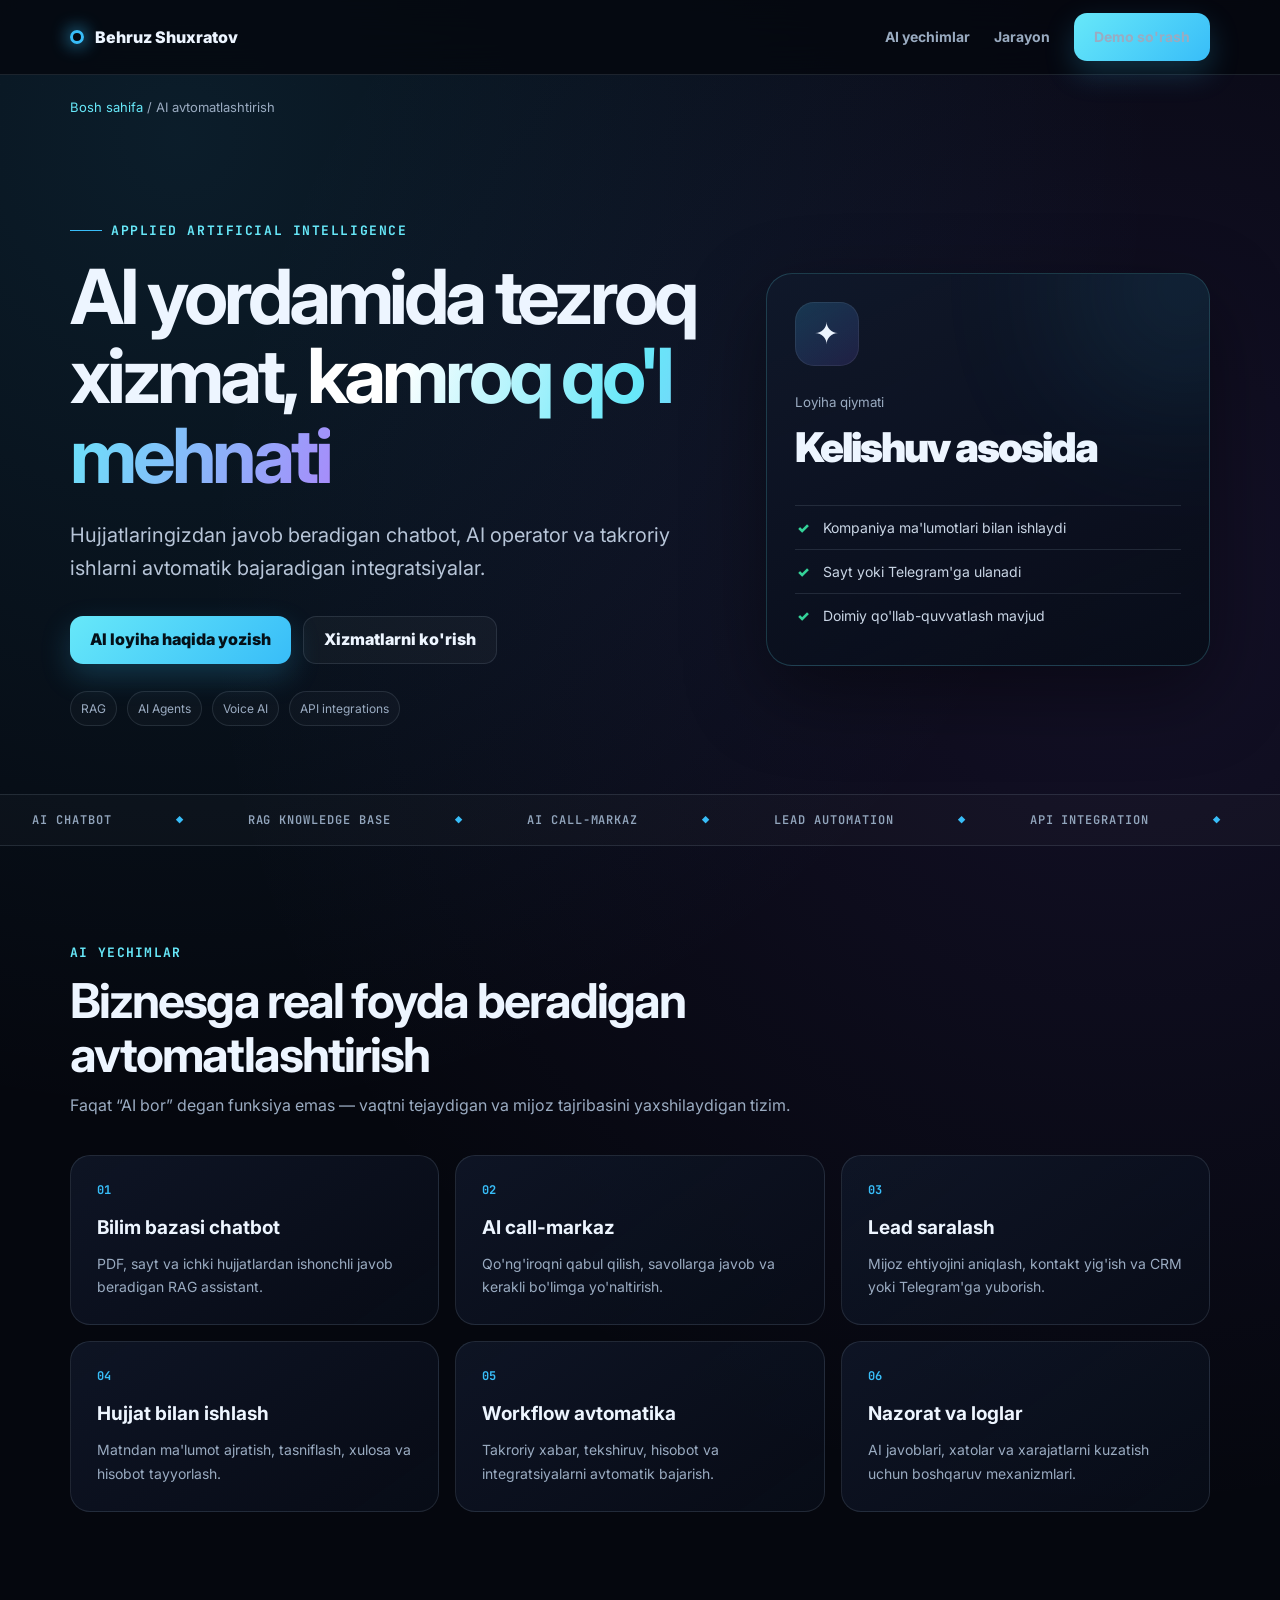
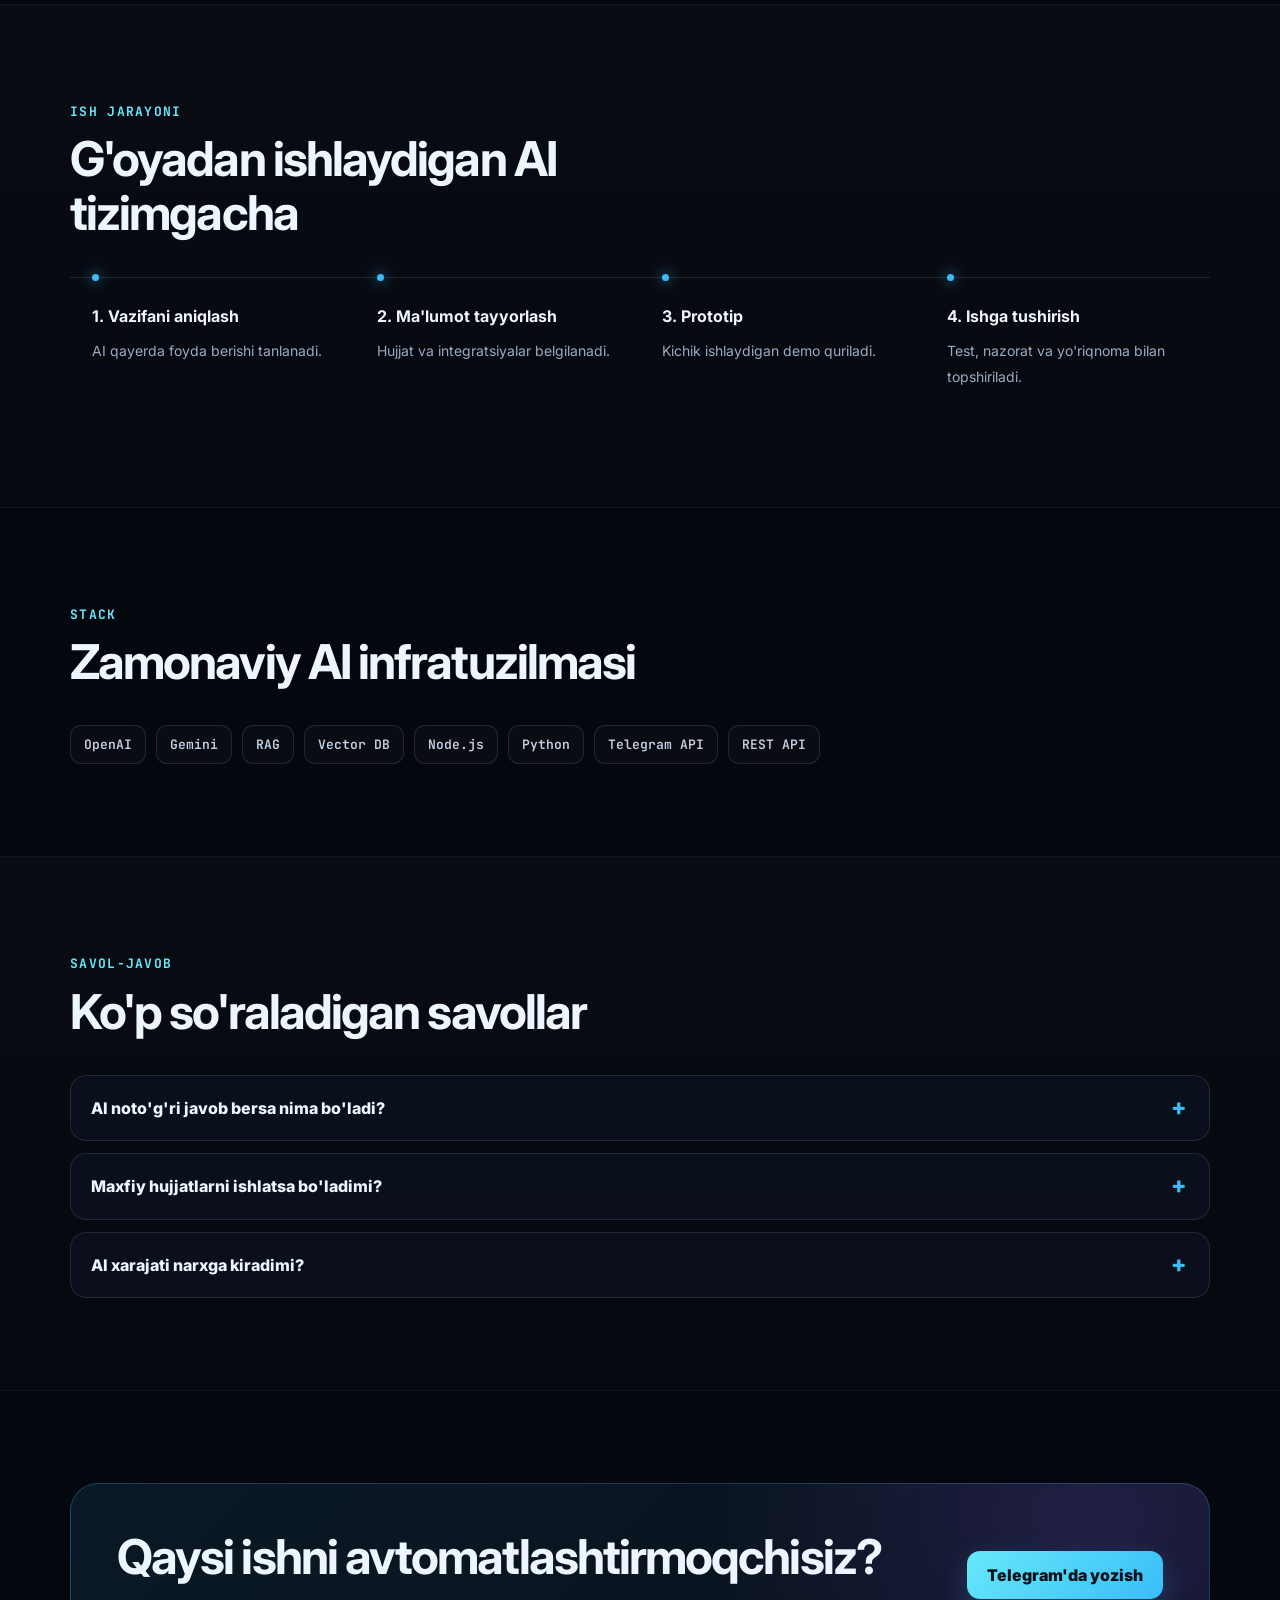
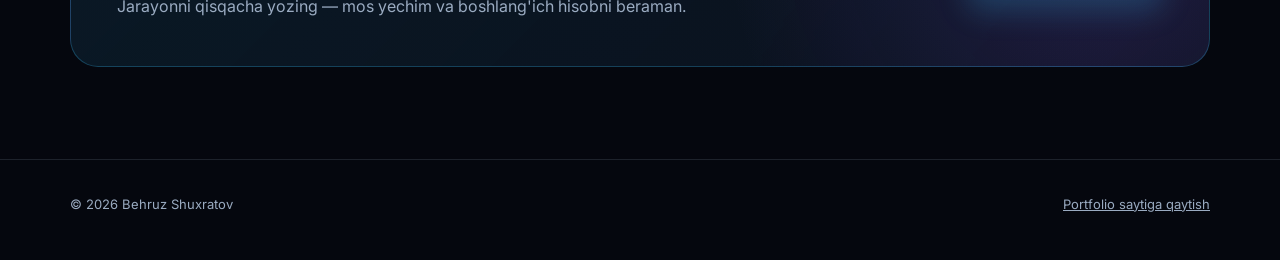
<file: ai-automation/index.html>
<!doctype html><html lang="uz"><head><meta charset="utf-8"><meta name="viewport" content="width=device-width,initial-scale=1"><title>AI chatbot va biznes avtomatlashtirish — Behruz Shuxratov</title><meta name="description" content="Kompaniya bilim bazasi bilan AI chatbot, RAG, AI call-markaz va takroriy biznes jarayonlarini avtomatlashtirish xizmatlari."><meta name="robots" content="index,follow,max-image-preview:large"><link rel="canonical" href="https://behruzshuxratov.uz/ai-automation/"><meta property="og:type" content="website"><meta property="og:title" content="AI chatbot va biznes avtomatlashtirish"><meta property="og:description" content="AI yordamida mijozlarga tez javob va kamroq qo'l mehnati."><meta property="og:url" content="https://behruzshuxratov.uz/ai-automation/"><link rel="icon" href="../assets/favicon.svg"><link rel="preconnect" href="https://fonts.googleapis.com"><link rel="preconnect" href="https://fonts.gstatic.com" crossorigin><link href="https://fonts.googleapis.com/css2?family=Inter:wght@400;600;700;800;900&family=JetBrains+Mono:wght@600;700&display=swap" rel="stylesheet"><link rel="stylesheet" href="../css/service-pages.css"><script type="application/ld+json">{"@context":"https://schema.org","@type":"Service","name":"AI chatbot va biznes avtomatlashtirish","provider":{"@type":"Person","name":"Behruz Shuxratov"},"areaServed":"UZ","url":"https://behruzshuxratov.uz/ai-automation/","description":"AI chatbot, RAG, AI call-markaz va workflow avtomatlashtirish."}</script></head><body>
<header class="nav"><div class="shell nav-in"><a class="brand" href="../"><span class="brand-dot"></span>Behruz Shuxratov</a><nav class="nav-links"><a href="#yechimlar">AI yechimlar</a><a href="#jarayon">Jarayon</a><a class="nav-cta" href="https://t.me/Shuxratov_Behruz">Demo so'rash</a></nav></div></header><main><div class="shell crumb"><a href="../">Bosh sahifa</a> / AI avtomatlashtirish</div>
<section class="hero"><div class="shell hero-grid"><div><span class="eyebrow">Applied artificial intelligence</span><h1>AI yordamida tezroq xizmat, <span class="gradient">kamroq qo'l mehnati</span></h1><p class="lead">Hujjatlaringizdan javob beradigan chatbot, AI operator va takroriy ishlarni avtomatik bajaradigan integratsiyalar.</p><div class="actions"><a class="btn btn-primary" href="https://t.me/Shuxratov_Behruz">AI loyiha haqida yozish</a><a class="btn btn-ghost" href="../#services">Xizmatlarni ko'rish</a></div><div class="trust"><span>RAG</span><span>AI Agents</span><span>Voice AI</span><span>API integrations</span></div></div><aside class="hero-card"><div class="hero-icon">✦</div><small>Loyiha qiymati</small><div class="price">Kelishuv asosida</div><ul><li>Kompaniya ma'lumotlari bilan ishlaydi</li><li>Sayt yoki Telegram'ga ulanadi</li><li>Doimiy qo'llab-quvvatlash mavjud</li></ul></aside></div></section>
<div class="ticker"><div class="ticker-track"><span>AI chatbot</span><span>RAG knowledge base</span><span>AI call-markaz</span><span>Lead automation</span><span>API integration</span><span>AI chatbot</span><span>RAG knowledge base</span><span>AI call-markaz</span><span>Lead automation</span><span>API integration</span></div></div>
<section id="yechimlar" class="section"><div class="shell"><div class="section-head"><span class="kicker">AI yechimlar</span><h2>Biznesga real foyda beradigan avtomatlashtirish</h2><p>Faqat “AI bor” degan funksiya emas — vaqtni tejaydigan va mijoz tajribasini yaxshilaydigan tizim.</p></div><div class="grid"><article class="card"><span class="card-num">01</span><h3>Bilim bazasi chatbot</h3><p>PDF, sayt va ichki hujjatlardan ishonchli javob beradigan RAG assistant.</p></article><article class="card"><span class="card-num">02</span><h3>AI call-markaz</h3><p>Qo'ng'iroqni qabul qilish, savollarga javob va kerakli bo'limga yo'naltirish.</p></article><article class="card"><span class="card-num">03</span><h3>Lead saralash</h3><p>Mijoz ehtiyojini aniqlash, kontakt yig'ish va CRM yoki Telegram'ga yuborish.</p></article><article class="card"><span class="card-num">04</span><h3>Hujjat bilan ishlash</h3><p>Matndan ma'lumot ajratish, tasniflash, xulosa va hisobot tayyorlash.</p></article><article class="card"><span class="card-num">05</span><h3>Workflow avtomatika</h3><p>Takroriy xabar, tekshiruv, hisobot va integratsiyalarni avtomatik bajarish.</p></article><article class="card"><span class="card-num">06</span><h3>Nazorat va loglar</h3><p>AI javoblari, xatolar va xarajatlarni kuzatish uchun boshqaruv mexanizmlari.</p></article></div></div></section>
<section id="jarayon" class="section section-soft"><div class="shell"><div class="section-head"><span class="kicker">Ish jarayoni</span><h2>G'oyadan ishlaydigan AI tizimgacha</h2></div><div class="steps"><div class="step"><b>1. Vazifani aniqlash</b><span>AI qayerda foyda berishi tanlanadi.</span></div><div class="step"><b>2. Ma'lumot tayyorlash</b><span>Hujjat va integratsiyalar belgilanadi.</span></div><div class="step"><b>3. Prototip</b><span>Kichik ishlaydigan demo quriladi.</span></div><div class="step"><b>4. Ishga tushirish</b><span>Test, nazorat va yo'riqnoma bilan topshiriladi.</span></div></div></div></section>
<section class="section"><div class="shell"><div class="section-head"><span class="kicker">Stack</span><h2>Zamonaviy AI infratuzilmasi</h2></div><div class="stack"><span>OpenAI</span><span>Gemini</span><span>RAG</span><span>Vector DB</span><span>Node.js</span><span>Python</span><span>Telegram API</span><span>REST API</span></div></div></section>
<section class="section section-soft"><div class="shell"><div class="section-head"><span class="kicker">Savol-javob</span><h2>Ko'p so'raladigan savollar</h2></div><div class="faq"><details><summary>AI noto'g'ri javob bersa nima bo'ladi?</summary><p>Javoblar bilim bazasi, cheklovlar va manba ko'rsatish bilan boshqariladi; noaniq holat operatorga yo'naltiriladi.</p></details><details><summary>Maxfiy hujjatlarni ishlatsa bo'ladimi?</summary><p>Ha, lekin arxitektura va ma'lumot saqlash siyosati xavfsizlik talabiga qarab alohida tanlanadi.</p></details><details><summary>AI xarajati narxga kiradimi?</summary><p>Ishlab chiqish narxi va AI API ishlatish xarajati alohida hisoblanadi; kutiladigan sarf oldindan aytiladi.</p></details></div></div></section>
<section class="section"><div class="shell cta"><div><h2>Qaysi ishni avtomatlashtirmoqchisiz?</h2><p>Jarayonni qisqacha yozing — mos yechim va boshlang'ich hisobni beraman.</p></div><a class="btn btn-primary" href="https://t.me/Shuxratov_Behruz">Telegram'da yozish</a></div></section></main><footer><div class="shell footer-in"><span>© 2026 Behruz Shuxratov</span><a href="../">Portfolio saytiga qaytish</a></div></footer></body></html>
</file>
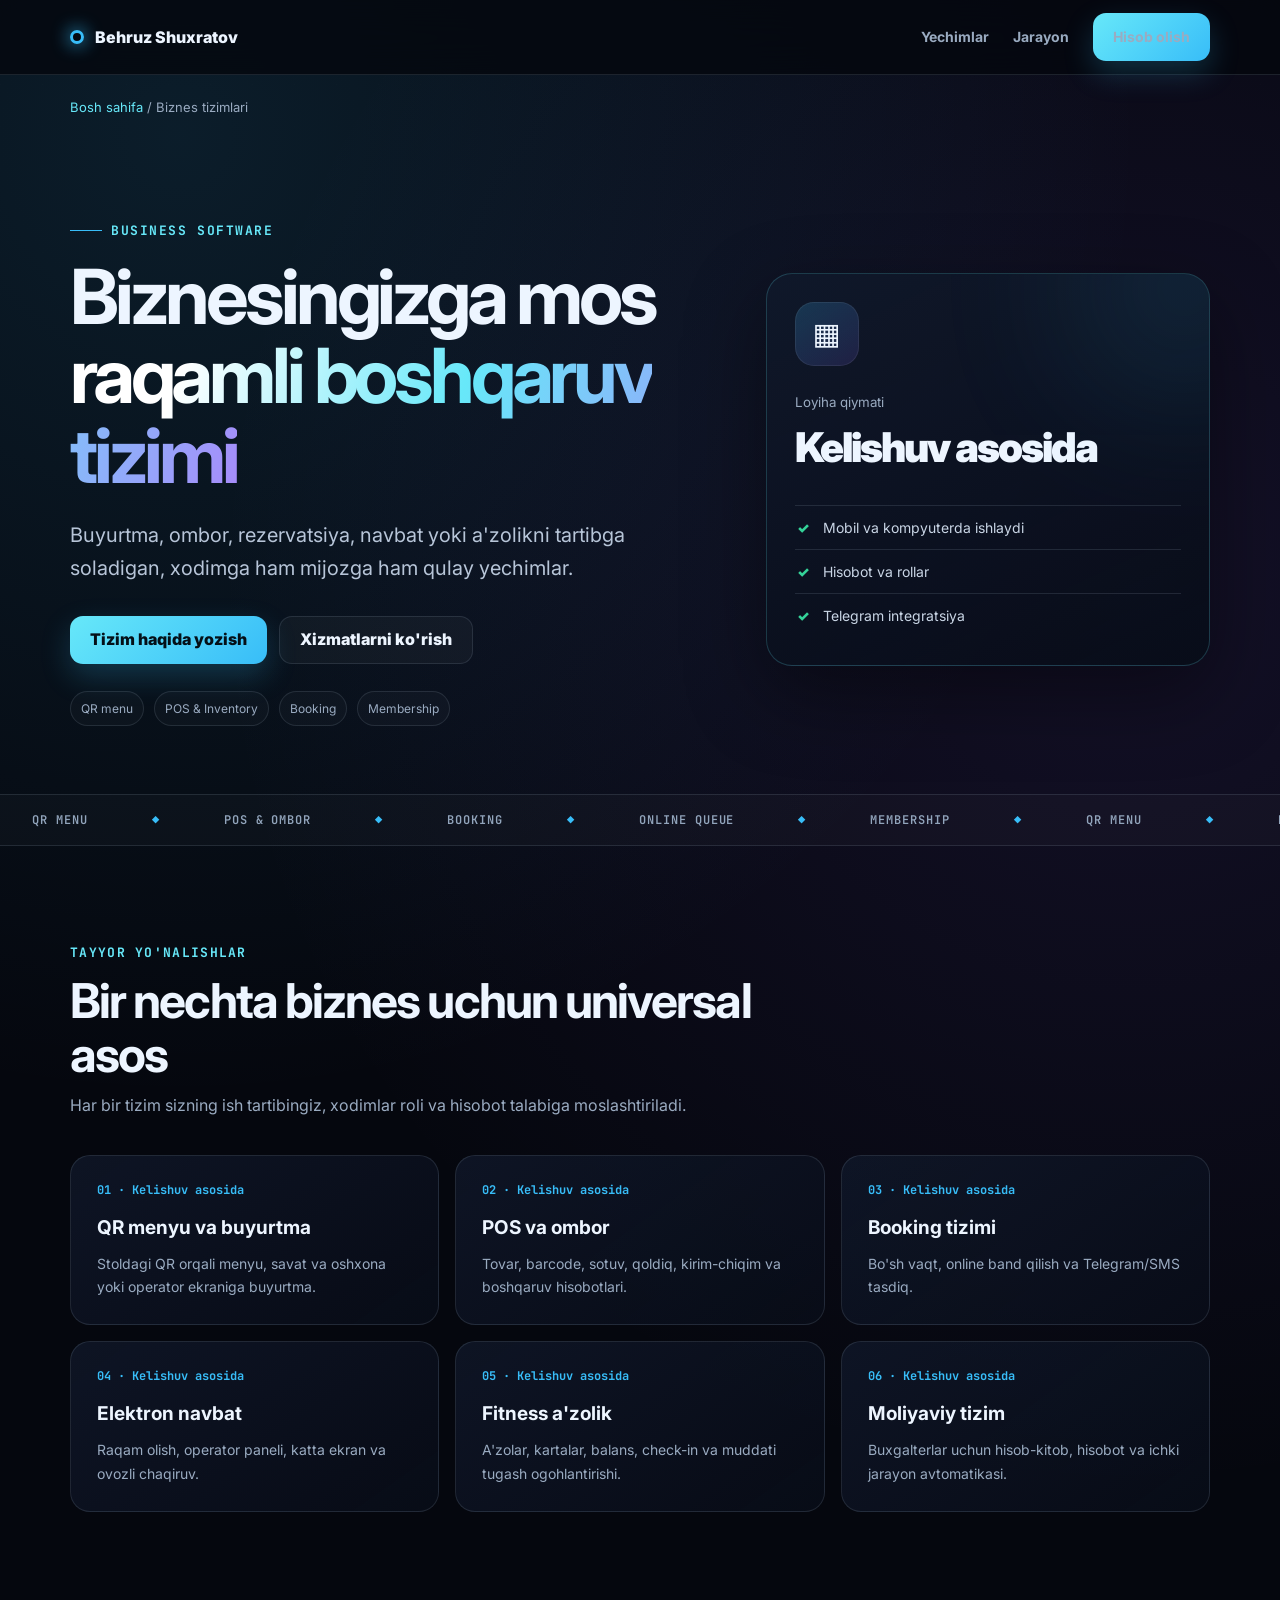
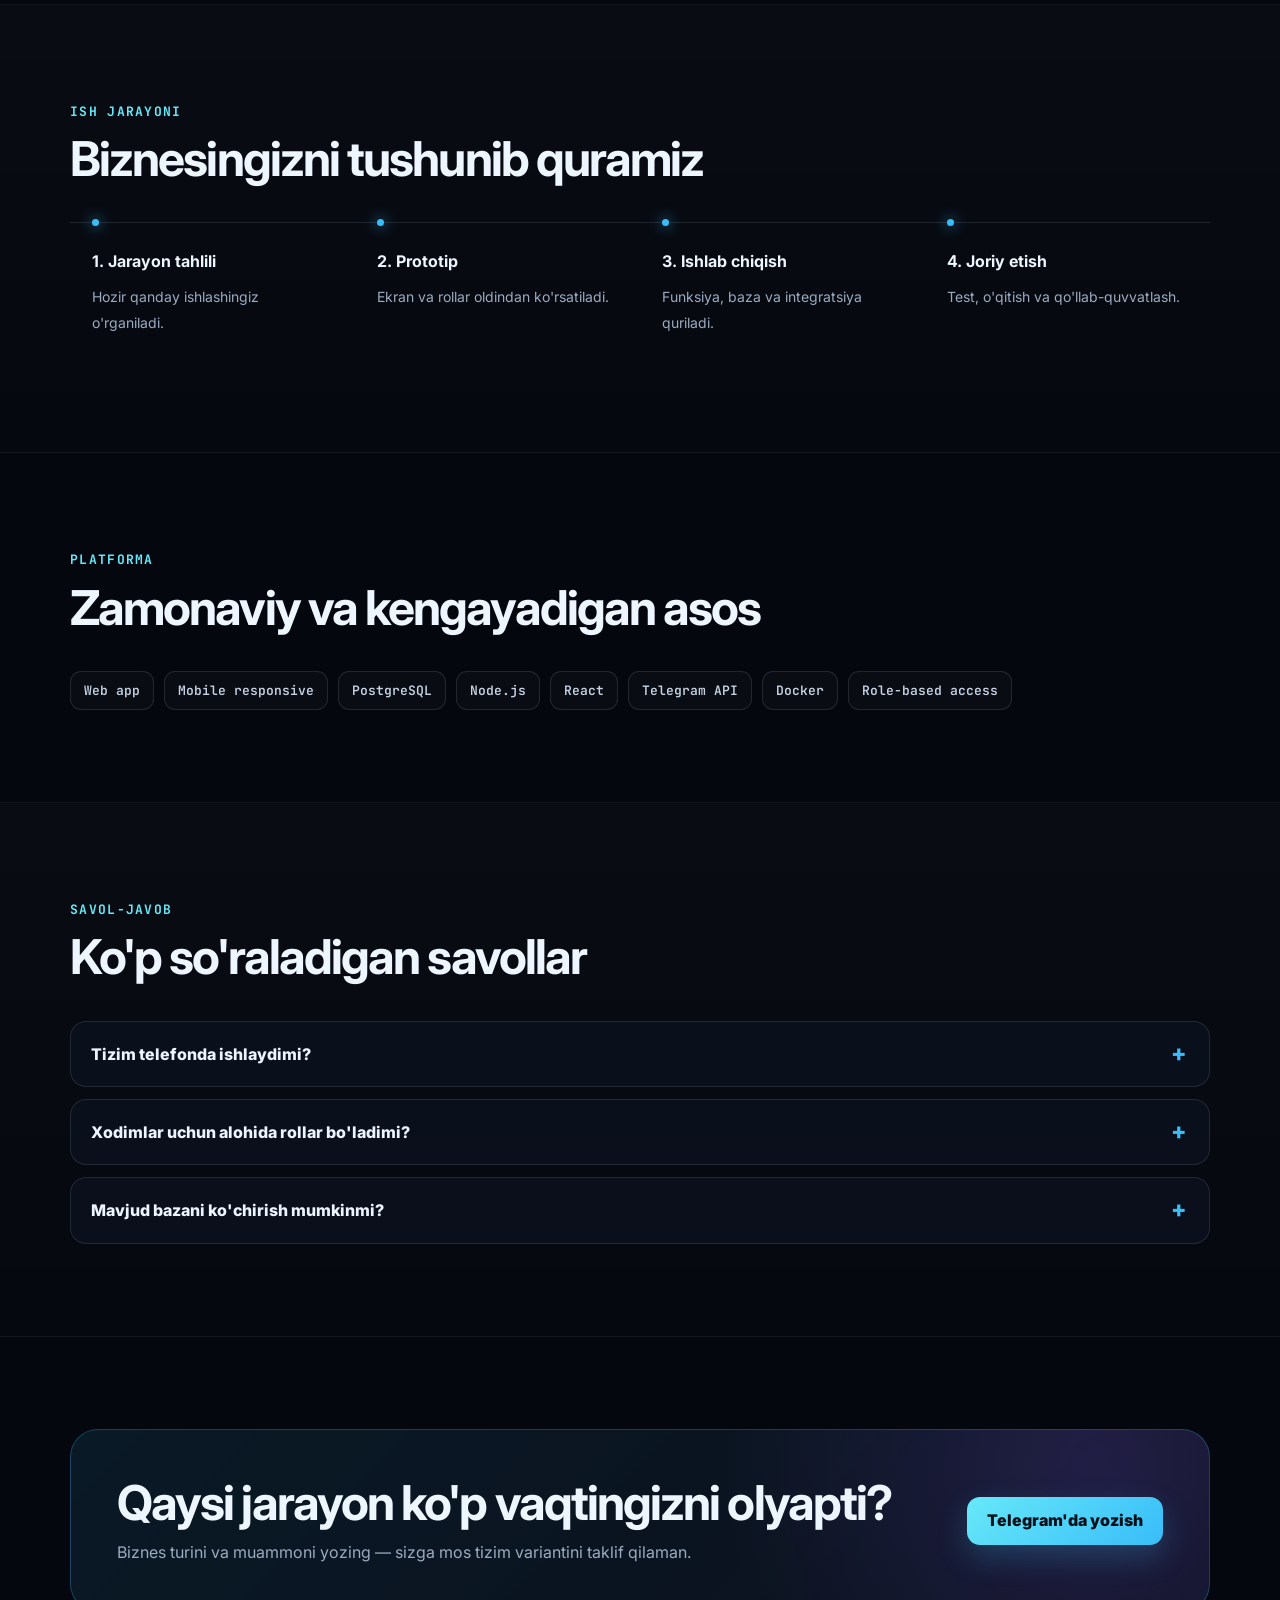
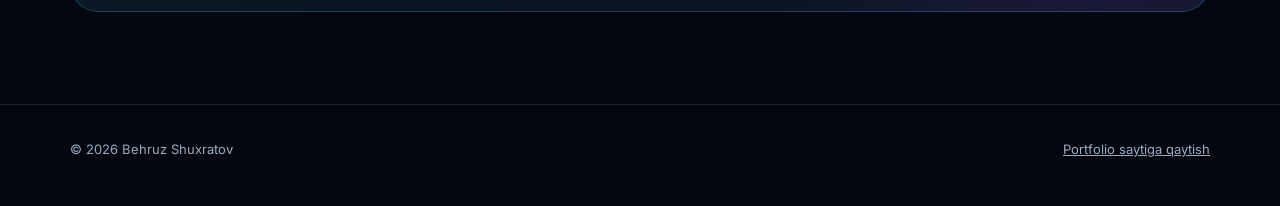
<file: business-systems/index.html>
<!doctype html><html lang="uz"><head><meta charset="utf-8"><meta name="viewport" content="width=device-width,initial-scale=1"><title>Biznes tizimlari: QR menyu, POS, booking va navbat</title><meta name="description" content="Kafe, do'kon, klinika, salon va fitness uchun QR menyu, POS/ombor, rezervatsiya, onlayn navbat va a'zolik tizimlari."><meta name="robots" content="index,follow,max-image-preview:large"><link rel="canonical" href="https://behruzshuxratov.uz/business-systems/"><meta property="og:type" content="website"><meta property="og:title" content="Biznes avtomatlashtirish tizimlari"><meta property="og:description" content="QR menyu, POS, booking, navbat va a'zolik — biznesingizga mos tizim."><meta property="og:url" content="https://behruzshuxratov.uz/business-systems/"><link rel="icon" href="../assets/favicon.svg"><link rel="preconnect" href="https://fonts.googleapis.com"><link rel="preconnect" href="https://fonts.gstatic.com" crossorigin><link href="https://fonts.googleapis.com/css2?family=Inter:wght@400;600;700;800;900&family=JetBrains+Mono:wght@600;700&display=swap" rel="stylesheet"><link rel="stylesheet" href="../css/service-pages.css"><script type="application/ld+json">{"@context":"https://schema.org","@type":"Service","name":"Biznes avtomatlashtirish tizimlari","provider":{"@type":"Person","name":"Behruz Shuxratov"},"areaServed":"UZ","url":"https://behruzshuxratov.uz/business-systems/","description":"QR menyu, POS, ombor, rezervatsiya, navbat va a'zolik tizimlari."}</script></head><body>
<header class="nav"><div class="shell nav-in"><a class="brand" href="../"><span class="brand-dot"></span>Behruz Shuxratov</a><nav class="nav-links"><a href="#yechimlar">Yechimlar</a><a href="#jarayon">Jarayon</a><a class="nav-cta" href="https://t.me/Shuxratov_Behruz">Hisob olish</a></nav></div></header><main><div class="shell crumb"><a href="../">Bosh sahifa</a> / Biznes tizimlari</div>
<section class="hero"><div class="shell hero-grid"><div><span class="eyebrow">Business software</span><h1>Biznesingizga mos <span class="gradient">raqamli boshqaruv tizimi</span></h1><p class="lead">Buyurtma, ombor, rezervatsiya, navbat yoki a'zolikni tartibga soladigan, xodimga ham mijozga ham qulay yechimlar.</p><div class="actions"><a class="btn btn-primary" href="https://t.me/Shuxratov_Behruz">Tizim haqida yozish</a><a class="btn btn-ghost" href="../#services">Xizmatlarni ko'rish</a></div><div class="trust"><span>QR menu</span><span>POS & Inventory</span><span>Booking</span><span>Membership</span></div></div><aside class="hero-card"><div class="hero-icon">▦</div><small>Loyiha qiymati</small><div class="price">Kelishuv asosida</div><ul><li>Mobil va kompyuterda ishlaydi</li><li>Hisobot va rollar</li><li>Telegram integratsiya</li></ul></aside></div></section>
<div class="ticker"><div class="ticker-track"><span>QR menu</span><span>POS & ombor</span><span>Booking</span><span>Online queue</span><span>Membership</span><span>QR menu</span><span>POS & ombor</span><span>Booking</span><span>Online queue</span><span>Membership</span></div></div>
<section id="yechimlar" class="section"><div class="shell"><div class="section-head"><span class="kicker">Tayyor yo'nalishlar</span><h2>Bir nechta biznes uchun universal asos</h2><p>Har bir tizim sizning ish tartibingiz, xodimlar roli va hisobot talabiga moslashtiriladi.</p></div><div class="grid"><article class="card"><span class="card-num">01 · Kelishuv asosida</span><h3>QR menyu va buyurtma</h3><p>Stoldagi QR orqali menyu, savat va oshxona yoki operator ekraniga buyurtma.</p></article><article class="card"><span class="card-num">02 · Kelishuv asosida</span><h3>POS va ombor</h3><p>Tovar, barcode, sotuv, qoldiq, kirim-chiqim va boshqaruv hisobotlari.</p></article><article class="card"><span class="card-num">03 · Kelishuv asosida</span><h3>Booking tizimi</h3><p>Bo'sh vaqt, online band qilish va Telegram/SMS tasdiq.</p></article><article class="card"><span class="card-num">04 · Kelishuv asosida</span><h3>Elektron navbat</h3><p>Raqam olish, operator paneli, katta ekran va ovozli chaqiruv.</p></article><article class="card"><span class="card-num">05 · Kelishuv asosida</span><h3>Fitness a'zolik</h3><p>A'zolar, kartalar, balans, check-in va muddati tugash ogohlantirishi.</p></article><article class="card"><span class="card-num">06 · Kelishuv asosida</span><h3>Moliyaviy tizim</h3><p>Buxgalterlar uchun hisob-kitob, hisobot va ichki jarayon avtomatikasi.</p></article></div></div></section>
<section id="jarayon" class="section section-soft"><div class="shell"><div class="section-head"><span class="kicker">Ish jarayoni</span><h2>Biznesingizni tushunib quramiz</h2></div><div class="steps"><div class="step"><b>1. Jarayon tahlili</b><span>Hozir qanday ishlashingiz o'rganiladi.</span></div><div class="step"><b>2. Prototip</b><span>Ekran va rollar oldindan ko'rsatiladi.</span></div><div class="step"><b>3. Ishlab chiqish</b><span>Funksiya, baza va integratsiya quriladi.</span></div><div class="step"><b>4. Joriy etish</b><span>Test, o'qitish va qo'llab-quvvatlash.</span></div></div></div></section>
<section class="section"><div class="shell"><div class="section-head"><span class="kicker">Platforma</span><h2>Zamonaviy va kengayadigan asos</h2></div><div class="stack"><span>Web app</span><span>Mobile responsive</span><span>PostgreSQL</span><span>Node.js</span><span>React</span><span>Telegram API</span><span>Docker</span><span>Role-based access</span></div></div></section>
<section class="section section-soft"><div class="shell"><div class="section-head"><span class="kicker">Savol-javob</span><h2>Ko'p so'raladigan savollar</h2></div><div class="faq"><details><summary>Tizim telefonda ishlaydimi?</summary><p>Ha. Interfeys telefon, planshet va kompyuterga mos qilinadi; ehtiyoj bo'lsa Android ilova ham yaratiladi.</p></details><details><summary>Xodimlar uchun alohida rollar bo'ladimi?</summary><p>Ha, administrator, operator, kassir va rahbar kabi rollarga turli ruxsatlar beriladi.</p></details><details><summary>Mavjud bazani ko'chirish mumkinmi?</summary><p>Excel yoki boshqa tizimdagi ma'lumotlar tekshirilib, imkon bo'lsa yangi bazaga migratsiya qilinadi.</p></details></div></div></section>
<section class="section"><div class="shell cta"><div><h2>Qaysi jarayon ko'p vaqtingizni olyapti?</h2><p>Biznes turini va muammoni yozing — sizga mos tizim variantini taklif qilaman.</p></div><a class="btn btn-primary" href="https://t.me/Shuxratov_Behruz">Telegram'da yozish</a></div></section></main><footer><div class="shell footer-in"><span>© 2026 Behruz Shuxratov</span><a href="../">Portfolio saytiga qaytish</a></div></footer></body></html>
</file>
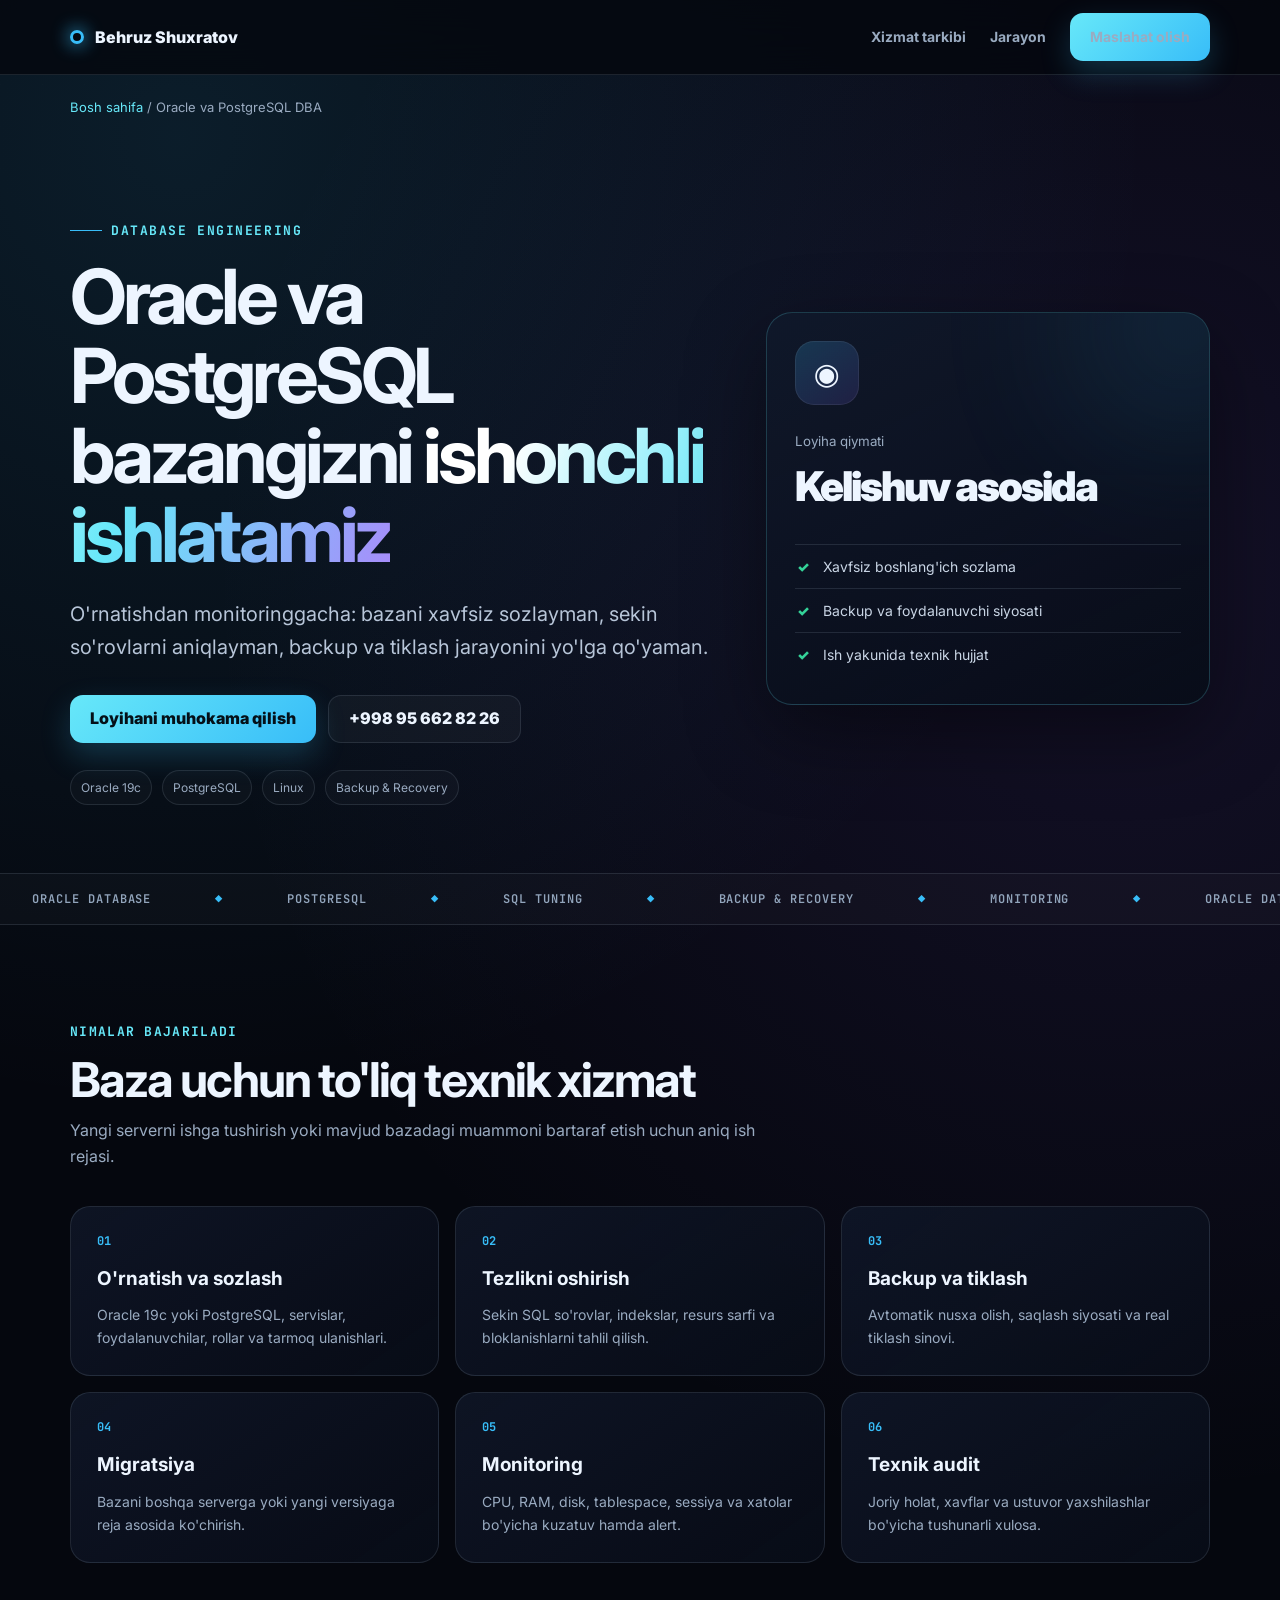
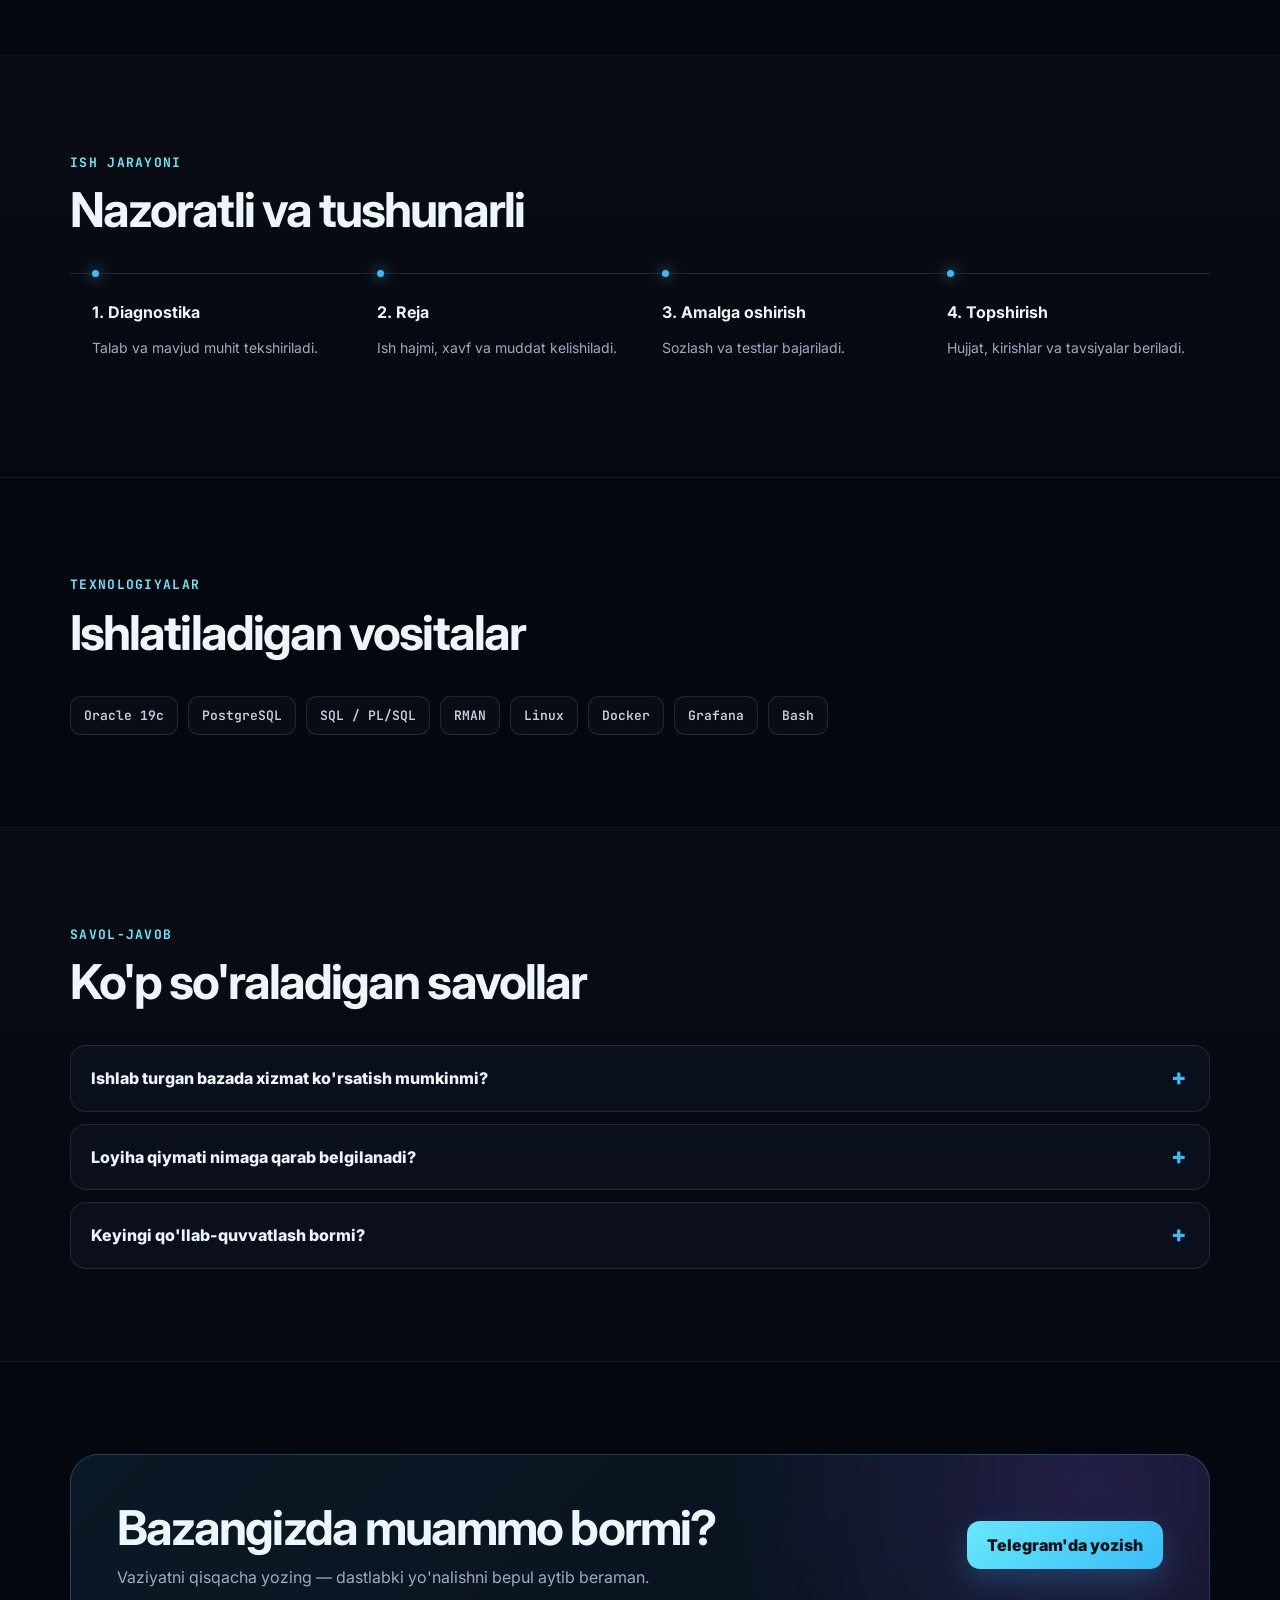
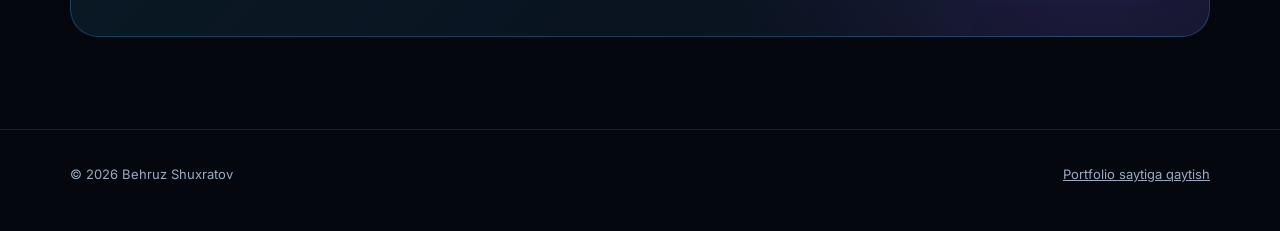
<file: oracle-dba/index.html>
<!doctype html><html lang="uz"><head>
<meta charset="utf-8"><meta name="viewport" content="width=device-width,initial-scale=1"><title>Oracle va PostgreSQL DBA xizmati — Behruz Shuxratov</title>
<meta name="description" content="Oracle 19c va PostgreSQL o'rnatish, sozlash, SQL tuning, backup, migratsiya va monitoring xizmatlari. Behruz Shuxratov — DBA va DevOps mutaxassisi."><meta name="robots" content="index,follow,max-image-preview:large"><link rel="canonical" href="https://behruzshuxratov.uz/oracle-dba/">
<meta property="og:type" content="website"><meta property="og:title" content="Oracle va PostgreSQL DBA xizmati"><meta property="og:description" content="Bazani barqaror, xavfsiz va nazorat qilinadigan holatga keltirish."><meta property="og:url" content="https://behruzshuxratov.uz/oracle-dba/">
<link rel="icon" href="../assets/favicon.svg"><link rel="preconnect" href="https://fonts.googleapis.com"><link rel="preconnect" href="https://fonts.gstatic.com" crossorigin><link href="https://fonts.googleapis.com/css2?family=Inter:wght@400;600;700;800;900&family=JetBrains+Mono:wght@600;700&display=swap" rel="stylesheet"><link rel="stylesheet" href="../css/service-pages.css">
<script type="application/ld+json">{"@context":"https://schema.org","@type":"Service","name":"Oracle va PostgreSQL DBA xizmati","provider":{"@type":"Person","name":"Behruz Shuxratov","url":"https://behruzshuxratov.uz/"},"areaServed":"UZ","url":"https://behruzshuxratov.uz/oracle-dba/","description":"Oracle va PostgreSQL o'rnatish, sozlash, optimizatsiya, backup, migratsiya va monitoring."}</script>
</head><body><header class="nav"><div class="shell nav-in"><a class="brand" href="../"><span class="brand-dot"></span>Behruz Shuxratov</a><nav class="nav-links"><a href="#yechimlar">Xizmat tarkibi</a><a href="#jarayon">Jarayon</a><a class="nav-cta" href="https://t.me/Shuxratov_Behruz">Maslahat olish</a></nav></div></header><main><div class="shell crumb"><a href="../">Bosh sahifa</a> / Oracle va PostgreSQL DBA</div>
<section class="hero"><div class="shell hero-grid"><div><span class="eyebrow">Database engineering</span><h1>Oracle va PostgreSQL bazangizni <span class="gradient">ishonchli ishlatamiz</span></h1><p class="lead">O'rnatishdan monitoringgacha: bazani xavfsiz sozlayman, sekin so'rovlarni aniqlayman, backup va tiklash jarayonini yo'lga qo'yaman.</p><div class="actions"><a class="btn btn-primary" href="https://t.me/Shuxratov_Behruz">Loyihani muhokama qilish</a><a class="btn btn-ghost" href="tel:+998956628226">+998 95 662 82 26</a></div><div class="trust"><span>Oracle 19c</span><span>PostgreSQL</span><span>Linux</span><span>Backup &amp; Recovery</span></div></div><aside class="hero-card"><div class="hero-icon">◉</div><small>Loyiha qiymati</small><div class="price">Kelishuv asosida</div><ul><li>Xavfsiz boshlang'ich sozlama</li><li>Backup va foydalanuvchi siyosati</li><li>Ish yakunida texnik hujjat</li></ul></aside></div></section>
<div class="ticker"><div class="ticker-track"><span>Oracle Database</span><span>PostgreSQL</span><span>SQL tuning</span><span>Backup &amp; Recovery</span><span>Monitoring</span><span>Oracle Database</span><span>PostgreSQL</span><span>SQL tuning</span><span>Backup &amp; Recovery</span><span>Monitoring</span></div></div>
<section id="yechimlar" class="section"><div class="shell"><div class="section-head"><span class="kicker">Nimalar bajariladi</span><h2>Baza uchun to'liq texnik xizmat</h2><p>Yangi serverni ishga tushirish yoki mavjud bazadagi muammoni bartaraf etish uchun aniq ish rejasi.</p></div><div class="grid"><article class="card"><span class="card-num">01</span><h3>O'rnatish va sozlash</h3><p>Oracle 19c yoki PostgreSQL, servislar, foydalanuvchilar, rollar va tarmoq ulanishlari.</p></article><article class="card"><span class="card-num">02</span><h3>Tezlikni oshirish</h3><p>Sekin SQL so'rovlar, indekslar, resurs sarfi va bloklanishlarni tahlil qilish.</p></article><article class="card"><span class="card-num">03</span><h3>Backup va tiklash</h3><p>Avtomatik nusxa olish, saqlash siyosati va real tiklash sinovi.</p></article><article class="card"><span class="card-num">04</span><h3>Migratsiya</h3><p>Bazani boshqa serverga yoki yangi versiyaga reja asosida ko'chirish.</p></article><article class="card"><span class="card-num">05</span><h3>Monitoring</h3><p>CPU, RAM, disk, tablespace, sessiya va xatolar bo'yicha kuzatuv hamda alert.</p></article><article class="card"><span class="card-num">06</span><h3>Texnik audit</h3><p>Joriy holat, xavflar va ustuvor yaxshilashlar bo'yicha tushunarli xulosa.</p></article></div></div></section>
<section id="jarayon" class="section section-soft"><div class="shell"><div class="section-head"><span class="kicker">Ish jarayoni</span><h2>Nazoratli va tushunarli</h2></div><div class="steps"><div class="step"><b>1. Diagnostika</b><span>Talab va mavjud muhit tekshiriladi.</span></div><div class="step"><b>2. Reja</b><span>Ish hajmi, xavf va muddat kelishiladi.</span></div><div class="step"><b>3. Amalga oshirish</b><span>Sozlash va testlar bajariladi.</span></div><div class="step"><b>4. Topshirish</b><span>Hujjat, kirishlar va tavsiyalar beriladi.</span></div></div></div></section>
<section class="section"><div class="shell"><div class="section-head"><span class="kicker">Texnologiyalar</span><h2>Ishlatiladigan vositalar</h2></div><div class="stack"><span>Oracle 19c</span><span>PostgreSQL</span><span>SQL / PL/SQL</span><span>RMAN</span><span>Linux</span><span>Docker</span><span>Grafana</span><span>Bash</span></div></div></section>
<section class="section section-soft"><div class="shell"><div class="section-head"><span class="kicker">Savol-javob</span><h2>Ko'p so'raladigan savollar</h2></div><div class="faq"><details><summary>Ishlab turgan bazada xizmat ko'rsatish mumkinmi?</summary><p>Ha. Avval xavflar va backup holati tekshiriladi, keyin uzilish ehtimoli minimal bo'lgan reja tuziladi.</p></details><details><summary>Loyiha qiymati nimaga qarab belgilanadi?</summary><p>Baza hajmi, serverlar soni, ishning shoshilinchligi va migratsiya yoki tiklash murakkabligiga qarab kelishiladi.</p></details><details><summary>Keyingi qo'llab-quvvatlash bormi?</summary><p>Ha, bir martalik ish yoki oylik monitoring va texnik qo'llab-quvvatlash shaklida kelishiladi.</p></details></div></div></section>
<section class="section"><div class="shell cta"><div><h2>Bazangizda muammo bormi?</h2><p>Vaziyatni qisqacha yozing — dastlabki yo'nalishni bepul aytib beraman.</p></div><a class="btn btn-primary" href="https://t.me/Shuxratov_Behruz">Telegram'da yozish</a></div></section></main><footer><div class="shell footer-in"><span>© 2026 Behruz Shuxratov</span><a href="../">Portfolio saytiga qaytish</a></div></footer></body></html>
</file>
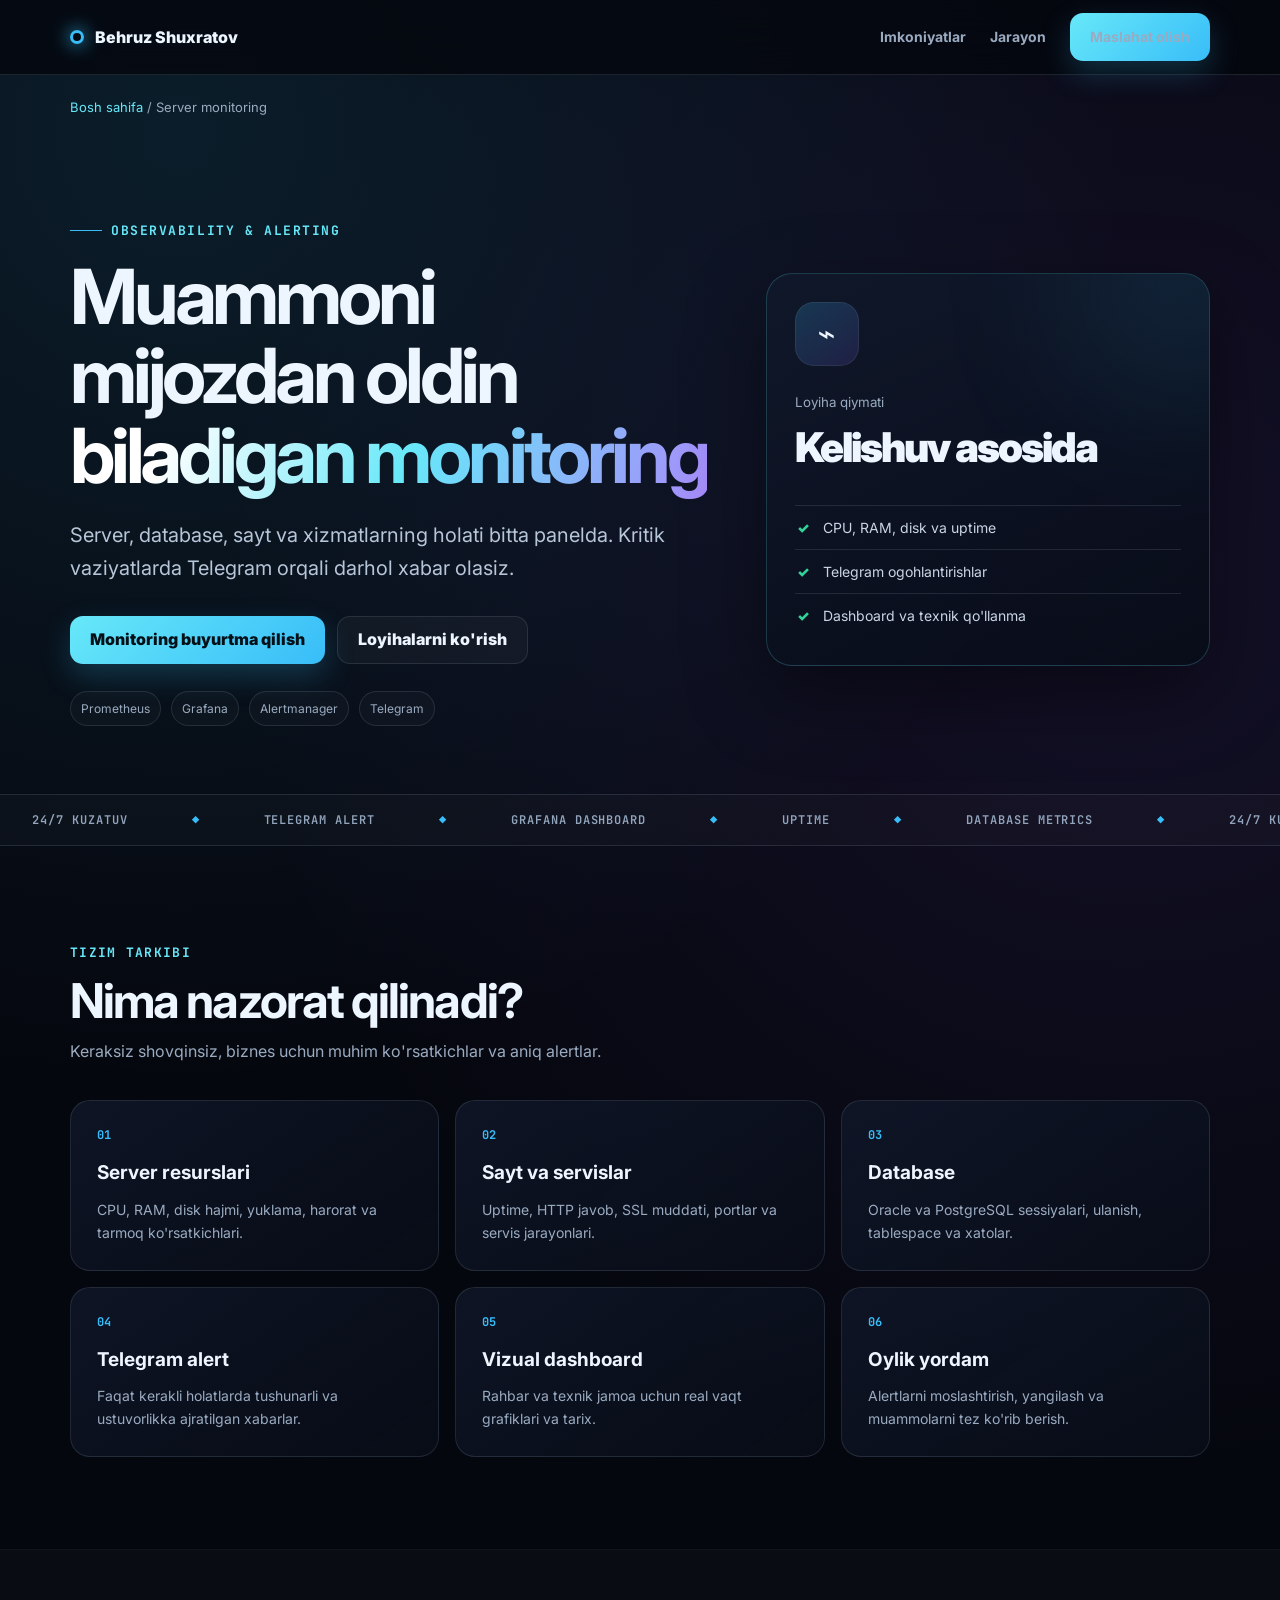
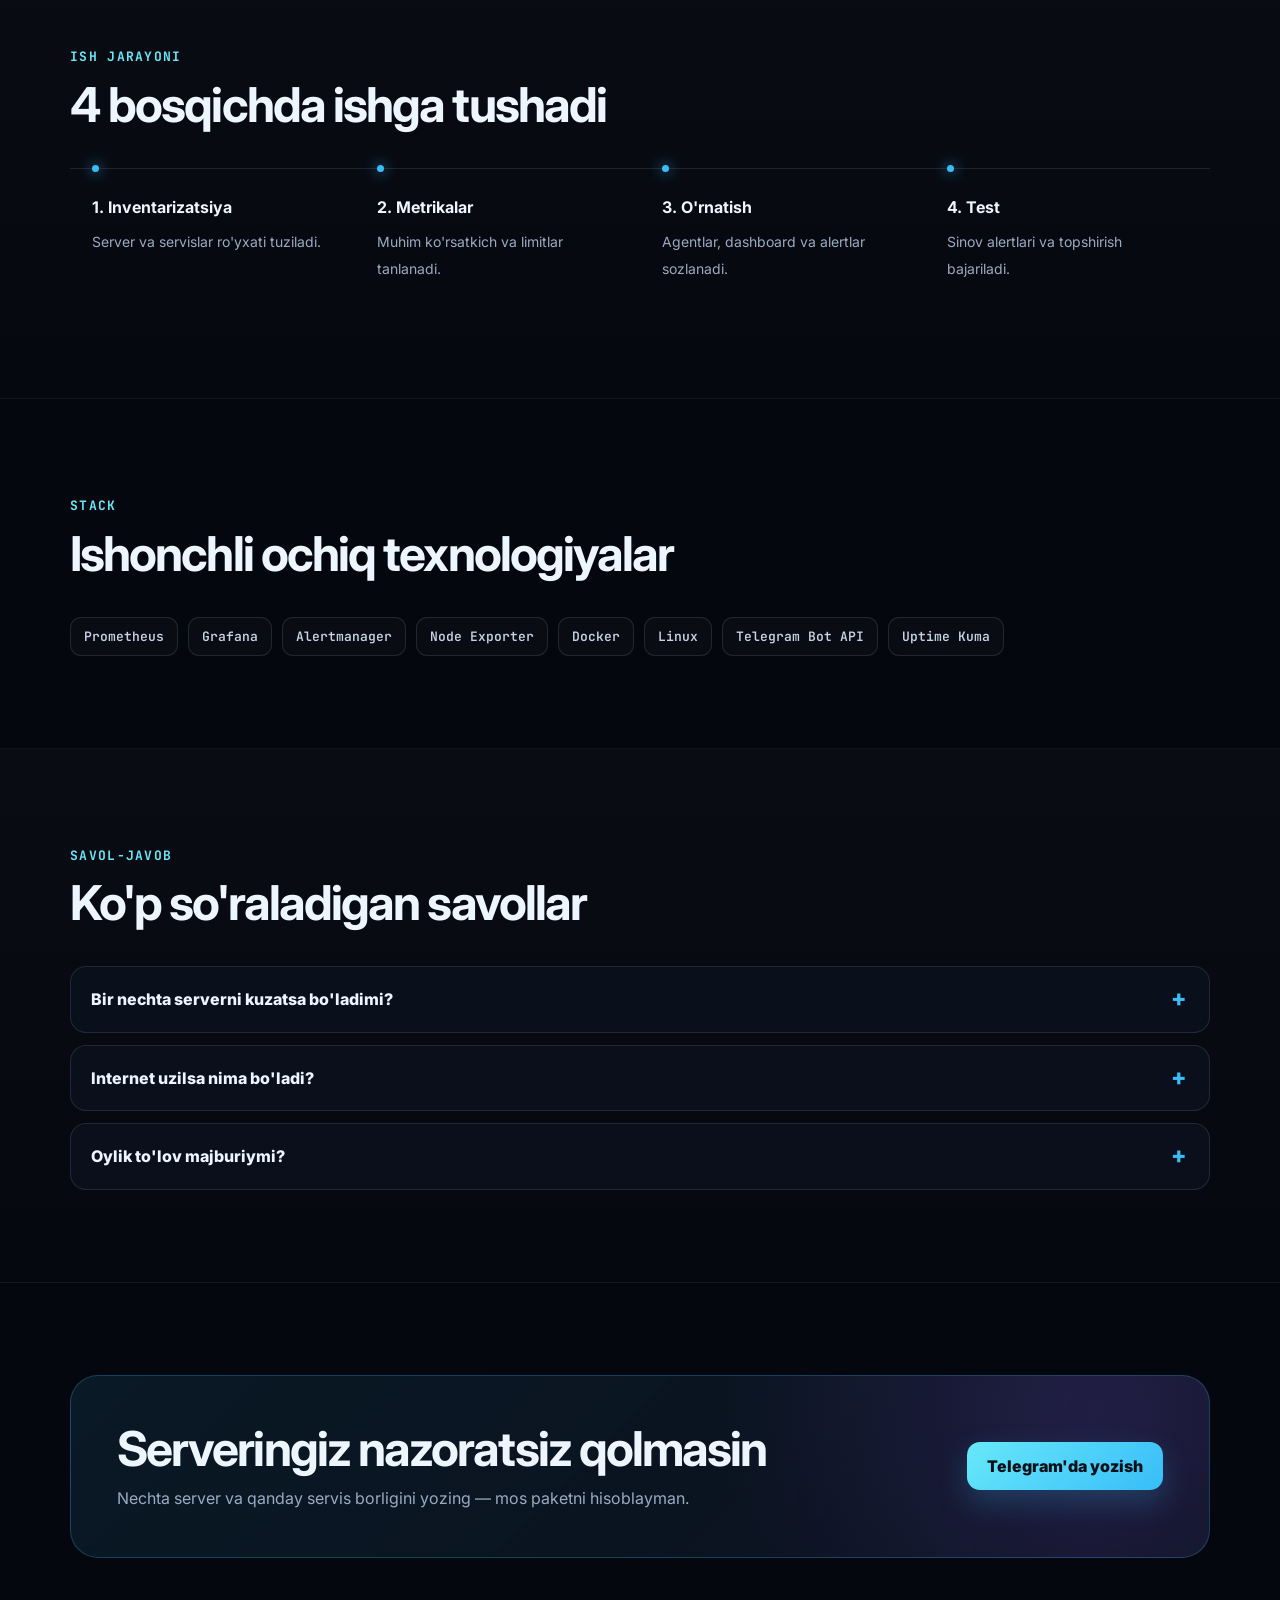
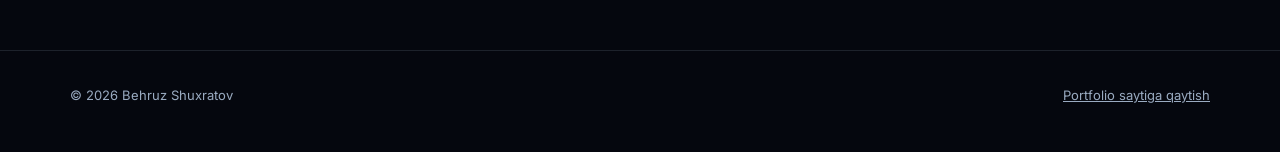
<file: server-monitoring/index.html>
<!doctype html><html lang="uz"><head><meta charset="utf-8"><meta name="viewport" content="width=device-width,initial-scale=1"><title>Server monitoring va Telegram alert — Behruz Shuxratov</title><meta name="description" content="Prometheus, Grafana va Alertmanager yordamida server, baza va servislar monitoringi. CPU, RAM, disk, uptime va Telegram alertlar."><meta name="robots" content="index,follow,max-image-preview:large"><link rel="canonical" href="https://behruzshuxratov.uz/server-monitoring/"><meta property="og:type" content="website"><meta property="og:title" content="Server monitoring va Telegram alert"><meta property="og:description" content="Muammoni mijozdan oldin biladigan monitoring tizimi."><meta property="og:url" content="https://behruzshuxratov.uz/server-monitoring/"><link rel="icon" href="../assets/favicon.svg"><link rel="preconnect" href="https://fonts.googleapis.com"><link rel="preconnect" href="https://fonts.gstatic.com" crossorigin><link href="https://fonts.googleapis.com/css2?family=Inter:wght@400;600;700;800;900&family=JetBrains+Mono:wght@600;700&display=swap" rel="stylesheet"><link rel="stylesheet" href="../css/service-pages.css"><script type="application/ld+json">{"@context":"https://schema.org","@type":"Service","name":"Server monitoring va Telegram alert","provider":{"@type":"Person","name":"Behruz Shuxratov"},"areaServed":"UZ","url":"https://behruzshuxratov.uz/server-monitoring/","description":"Prometheus, Grafana va Telegram alert asosida server monitoring tizimi."}</script></head><body>
<header class="nav"><div class="shell nav-in"><a class="brand" href="../"><span class="brand-dot"></span>Behruz Shuxratov</a><nav class="nav-links"><a href="#yechimlar">Imkoniyatlar</a><a href="#jarayon">Jarayon</a><a class="nav-cta" href="https://t.me/Shuxratov_Behruz">Maslahat olish</a></nav></div></header><main><div class="shell crumb"><a href="../">Bosh sahifa</a> / Server monitoring</div>
<section class="hero"><div class="shell hero-grid"><div><span class="eyebrow">Observability & alerting</span><h1>Muammoni mijozdan oldin <span class="gradient">biladigan monitoring</span></h1><p class="lead">Server, database, sayt va xizmatlarning holati bitta panelda. Kritik vaziyatlarda Telegram orqali darhol xabar olasiz.</p><div class="actions"><a class="btn btn-primary" href="https://t.me/Shuxratov_Behruz">Monitoring buyurtma qilish</a><a class="btn btn-ghost" href="../#systems">Loyihalarni ko'rish</a></div><div class="trust"><span>Prometheus</span><span>Grafana</span><span>Alertmanager</span><span>Telegram</span></div></div><aside class="hero-card"><div class="hero-icon">⌁</div><small>Loyiha qiymati</small><div class="price">Kelishuv asosida</div><ul><li>CPU, RAM, disk va uptime</li><li>Telegram ogohlantirishlar</li><li>Dashboard va texnik qo'llanma</li></ul></aside></div></section>
<div class="ticker"><div class="ticker-track"><span>24/7 kuzatuv</span><span>Telegram alert</span><span>Grafana dashboard</span><span>Uptime</span><span>Database metrics</span><span>24/7 kuzatuv</span><span>Telegram alert</span><span>Grafana dashboard</span><span>Uptime</span><span>Database metrics</span></div></div>
<section id="yechimlar" class="section"><div class="shell"><div class="section-head"><span class="kicker">Tizim tarkibi</span><h2>Nima nazorat qilinadi?</h2><p>Keraksiz shovqinsiz, biznes uchun muhim ko'rsatkichlar va aniq alertlar.</p></div><div class="grid"><article class="card"><span class="card-num">01</span><h3>Server resurslari</h3><p>CPU, RAM, disk hajmi, yuklama, harorat va tarmoq ko'rsatkichlari.</p></article><article class="card"><span class="card-num">02</span><h3>Sayt va servislar</h3><p>Uptime, HTTP javob, SSL muddati, portlar va servis jarayonlari.</p></article><article class="card"><span class="card-num">03</span><h3>Database</h3><p>Oracle va PostgreSQL sessiyalari, ulanish, tablespace va xatolar.</p></article><article class="card"><span class="card-num">04</span><h3>Telegram alert</h3><p>Faqat kerakli holatlarda tushunarli va ustuvorlikka ajratilgan xabarlar.</p></article><article class="card"><span class="card-num">05</span><h3>Vizual dashboard</h3><p>Rahbar va texnik jamoa uchun real vaqt grafiklari va tarix.</p></article><article class="card"><span class="card-num">06</span><h3>Oylik yordam</h3><p>Alertlarni moslashtirish, yangilash va muammolarni tez ko'rib berish.</p></article></div></div></section>
<section id="jarayon" class="section section-soft"><div class="shell"><div class="section-head"><span class="kicker">Ish jarayoni</span><h2>4 bosqichda ishga tushadi</h2></div><div class="steps"><div class="step"><b>1. Inventarizatsiya</b><span>Server va servislar ro'yxati tuziladi.</span></div><div class="step"><b>2. Metrikalar</b><span>Muhim ko'rsatkich va limitlar tanlanadi.</span></div><div class="step"><b>3. O'rnatish</b><span>Agentlar, dashboard va alertlar sozlanadi.</span></div><div class="step"><b>4. Test</b><span>Sinov alertlari va topshirish bajariladi.</span></div></div></div></section>
<section class="section"><div class="shell"><div class="section-head"><span class="kicker">Stack</span><h2>Ishonchli ochiq texnologiyalar</h2></div><div class="stack"><span>Prometheus</span><span>Grafana</span><span>Alertmanager</span><span>Node Exporter</span><span>Docker</span><span>Linux</span><span>Telegram Bot API</span><span>Uptime Kuma</span></div></div></section>
<section class="section section-soft"><div class="shell"><div class="section-head"><span class="kicker">Savol-javob</span><h2>Ko'p so'raladigan savollar</h2></div><div class="faq"><details><summary>Bir nechta serverni kuzatsa bo'ladimi?</summary><p>Ha. Bitta markaziy panelga turli joydagi Linux serverlar, bazalar va saytlarni ulash mumkin.</p></details><details><summary>Internet uzilsa nima bo'ladi?</summary><p>Monitoring arxitekturasi vaziyatga qarab tanlanadi; aloqa tiklanganda tarix va holat qayta ko'rinadi.</p></details><details><summary>Oylik to'lov majburiymi?</summary><p>Yo'q. Tizimni bir martalik topshirish yoki oylik xizmat bilan yuritish mumkin.</p></details></div></div></section>
<section class="section"><div class="shell cta"><div><h2>Serveringiz nazoratsiz qolmasin</h2><p>Nechta server va qanday servis borligini yozing — mos paketni hisoblayman.</p></div><a class="btn btn-primary" href="https://t.me/Shuxratov_Behruz">Telegram'da yozish</a></div></section></main><footer><div class="shell footer-in"><span>© 2026 Behruz Shuxratov</span><a href="../">Portfolio saytiga qaytish</a></div></footer></body></html>
</file>
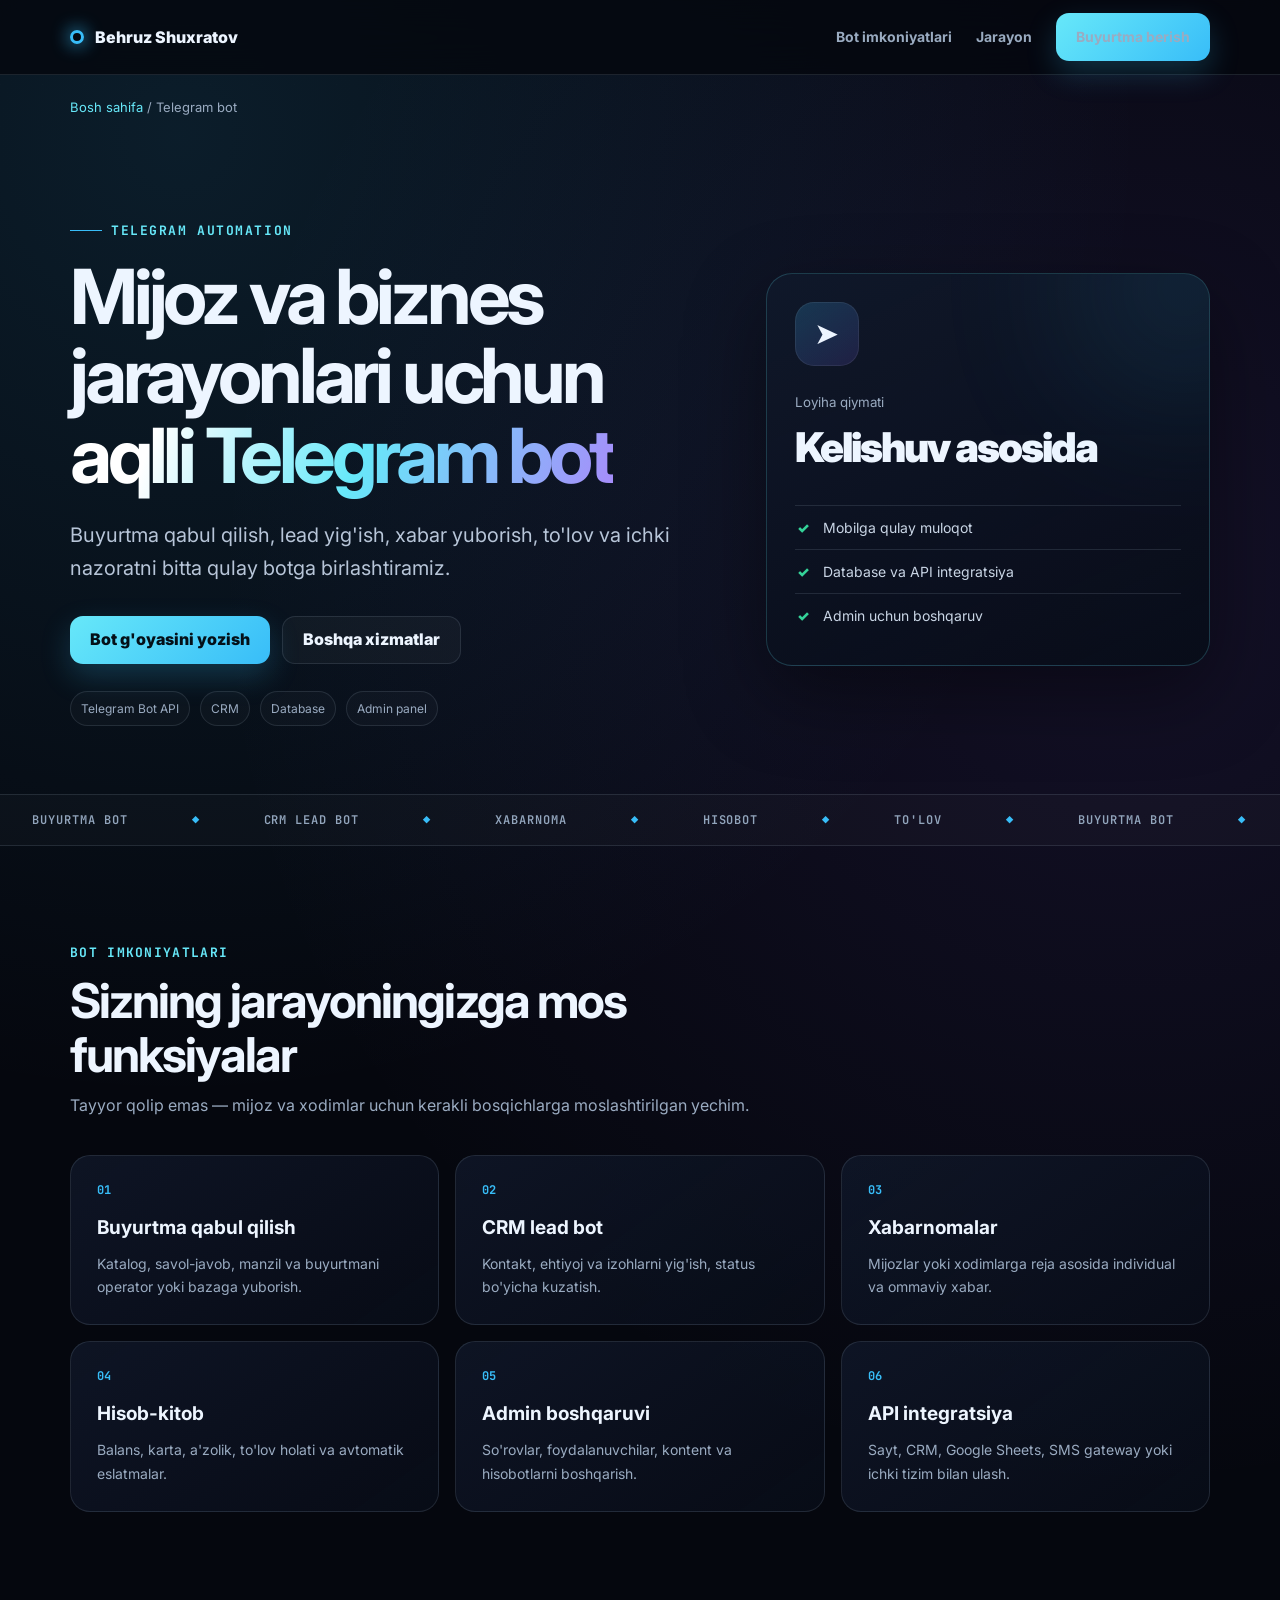
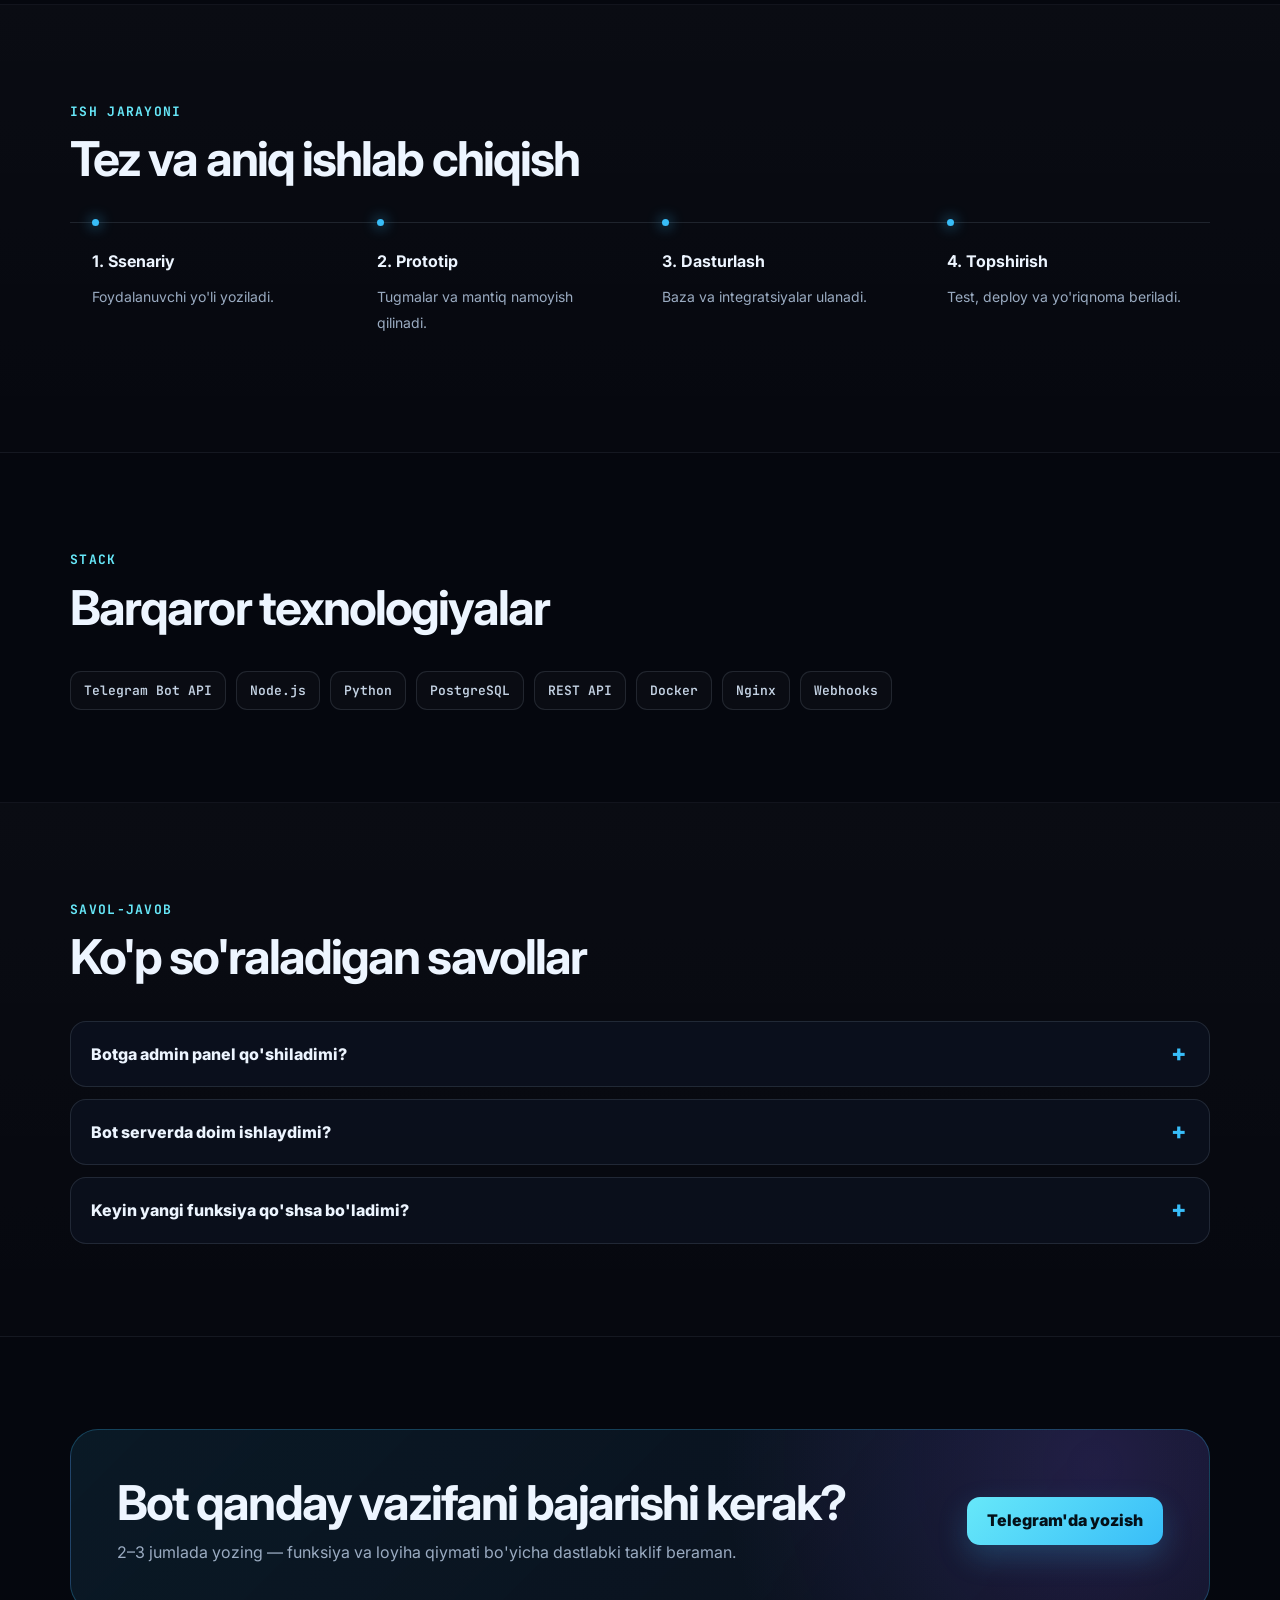
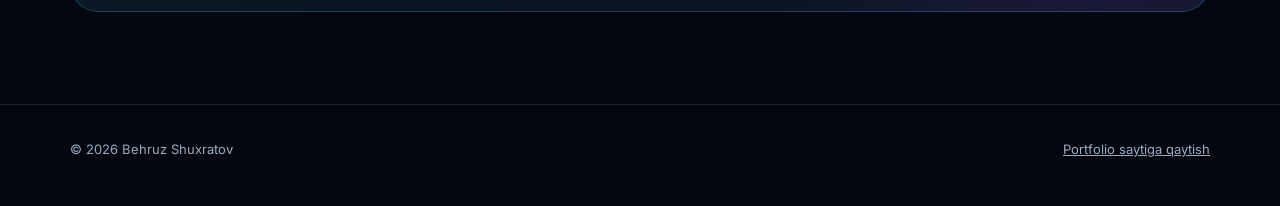
<file: telegram-bot/index.html>
<!doctype html><html lang="uz"><head><meta charset="utf-8"><meta name="viewport" content="width=device-width,initial-scale=1"><title>Telegram bot yaratish va CRM integratsiya — Behruz Shuxratov</title><meta name="description" content="Buyurtma, xabarnoma, CRM lead, hisob-kitob va biznes avtomatlashtirish uchun Telegram bot yaratish xizmati."><meta name="robots" content="index,follow,max-image-preview:large"><link rel="canonical" href="https://behruzshuxratov.uz/telegram-bot/"><meta property="og:type" content="website"><meta property="og:title" content="Telegram bot yaratish xizmati"><meta property="og:description" content="Mijozlar va ichki jarayonlar uchun tez, tushunarli Telegram botlar."><meta property="og:url" content="https://behruzshuxratov.uz/telegram-bot/"><link rel="icon" href="../assets/favicon.svg"><link rel="preconnect" href="https://fonts.googleapis.com"><link rel="preconnect" href="https://fonts.gstatic.com" crossorigin><link href="https://fonts.googleapis.com/css2?family=Inter:wght@400;600;700;800;900&family=JetBrains+Mono:wght@600;700&display=swap" rel="stylesheet"><link rel="stylesheet" href="../css/service-pages.css"><script type="application/ld+json">{"@context":"https://schema.org","@type":"Service","name":"Telegram bot yaratish xizmati","provider":{"@type":"Person","name":"Behruz Shuxratov"},"areaServed":"UZ","url":"https://behruzshuxratov.uz/telegram-bot/","description":"Buyurtma, CRM lead, xabarnoma va avtomatlashtirish Telegram botlari."}</script></head><body>
<header class="nav"><div class="shell nav-in"><a class="brand" href="../"><span class="brand-dot"></span>Behruz Shuxratov</a><nav class="nav-links"><a href="#yechimlar">Bot imkoniyatlari</a><a href="#jarayon">Jarayon</a><a class="nav-cta" href="https://t.me/Shuxratov_Behruz">Buyurtma berish</a></nav></div></header><main><div class="shell crumb"><a href="../">Bosh sahifa</a> / Telegram bot</div>
<section class="hero"><div class="shell hero-grid"><div><span class="eyebrow">Telegram automation</span><h1>Mijoz va biznes jarayonlari uchun <span class="gradient">aqlli Telegram bot</span></h1><p class="lead">Buyurtma qabul qilish, lead yig'ish, xabar yuborish, to'lov va ichki nazoratni bitta qulay botga birlashtiramiz.</p><div class="actions"><a class="btn btn-primary" href="https://t.me/Shuxratov_Behruz">Bot g'oyasini yozish</a><a class="btn btn-ghost" href="../#services">Boshqa xizmatlar</a></div><div class="trust"><span>Telegram Bot API</span><span>CRM</span><span>Database</span><span>Admin panel</span></div></div><aside class="hero-card"><div class="hero-icon">➤</div><small>Loyiha qiymati</small><div class="price">Kelishuv asosida</div><ul><li>Mobilga qulay muloqot</li><li>Database va API integratsiya</li><li>Admin uchun boshqaruv</li></ul></aside></div></section>
<div class="ticker"><div class="ticker-track"><span>Buyurtma bot</span><span>CRM lead bot</span><span>Xabarnoma</span><span>Hisobot</span><span>To'lov</span><span>Buyurtma bot</span><span>CRM lead bot</span><span>Xabarnoma</span><span>Hisobot</span><span>To'lov</span></div></div>
<section id="yechimlar" class="section"><div class="shell"><div class="section-head"><span class="kicker">Bot imkoniyatlari</span><h2>Sizning jarayoningizga mos funksiyalar</h2><p>Tayyor qolip emas — mijoz va xodimlar uchun kerakli bosqichlarga moslashtirilgan yechim.</p></div><div class="grid"><article class="card"><span class="card-num">01</span><h3>Buyurtma qabul qilish</h3><p>Katalog, savol-javob, manzil va buyurtmani operator yoki bazaga yuborish.</p></article><article class="card"><span class="card-num">02</span><h3>CRM lead bot</h3><p>Kontakt, ehtiyoj va izohlarni yig'ish, status bo'yicha kuzatish.</p></article><article class="card"><span class="card-num">03</span><h3>Xabarnomalar</h3><p>Mijozlar yoki xodimlarga reja asosida individual va ommaviy xabar.</p></article><article class="card"><span class="card-num">04</span><h3>Hisob-kitob</h3><p>Balans, karta, a'zolik, to'lov holati va avtomatik eslatmalar.</p></article><article class="card"><span class="card-num">05</span><h3>Admin boshqaruvi</h3><p>So'rovlar, foydalanuvchilar, kontent va hisobotlarni boshqarish.</p></article><article class="card"><span class="card-num">06</span><h3>API integratsiya</h3><p>Sayt, CRM, Google Sheets, SMS gateway yoki ichki tizim bilan ulash.</p></article></div></div></section>
<section id="jarayon" class="section section-soft"><div class="shell"><div class="section-head"><span class="kicker">Ish jarayoni</span><h2>Tez va aniq ishlab chiqish</h2></div><div class="steps"><div class="step"><b>1. Ssenariy</b><span>Foydalanuvchi yo'li yoziladi.</span></div><div class="step"><b>2. Prototip</b><span>Tugmalar va mantiq namoyish qilinadi.</span></div><div class="step"><b>3. Dasturlash</b><span>Baza va integratsiyalar ulanadi.</span></div><div class="step"><b>4. Topshirish</b><span>Test, deploy va yo'riqnoma beriladi.</span></div></div></div></section>
<section class="section"><div class="shell"><div class="section-head"><span class="kicker">Stack</span><h2>Barqaror texnologiyalar</h2></div><div class="stack"><span>Telegram Bot API</span><span>Node.js</span><span>Python</span><span>PostgreSQL</span><span>REST API</span><span>Docker</span><span>Nginx</span><span>Webhooks</span></div></div></section>
<section class="section section-soft"><div class="shell"><div class="section-head"><span class="kicker">Savol-javob</span><h2>Ko'p so'raladigan savollar</h2></div><div class="faq"><details><summary>Botga admin panel qo'shiladimi?</summary><p>Kerak bo'lsa web-admin yoki Telegram ichidagi yopiq boshqaruv bo'limi qo'shiladi.</p></details><details><summary>Bot serverda doim ishlaydimi?</summary><p>Ha. Serverga joylash, avtomatik qayta ishga tushish va loglar sozlanadi.</p></details><details><summary>Keyin yangi funksiya qo'shsa bo'ladimi?</summary><p>Ha, loyiha kengaytirishga mos tuziladi va keyingi ishlar alohida kelishiladi.</p></details></div></div></section>
<section class="section"><div class="shell cta"><div><h2>Bot qanday vazifani bajarishi kerak?</h2><p>2–3 jumlada yozing — funksiya va loyiha qiymati bo'yicha dastlabki taklif beraman.</p></div><a class="btn btn-primary" href="https://t.me/Shuxratov_Behruz">Telegram'da yozish</a></div></section></main><footer><div class="shell footer-in"><span>© 2026 Behruz Shuxratov</span><a href="../">Portfolio saytiga qaytish</a></div></footer></body></html>
</file>
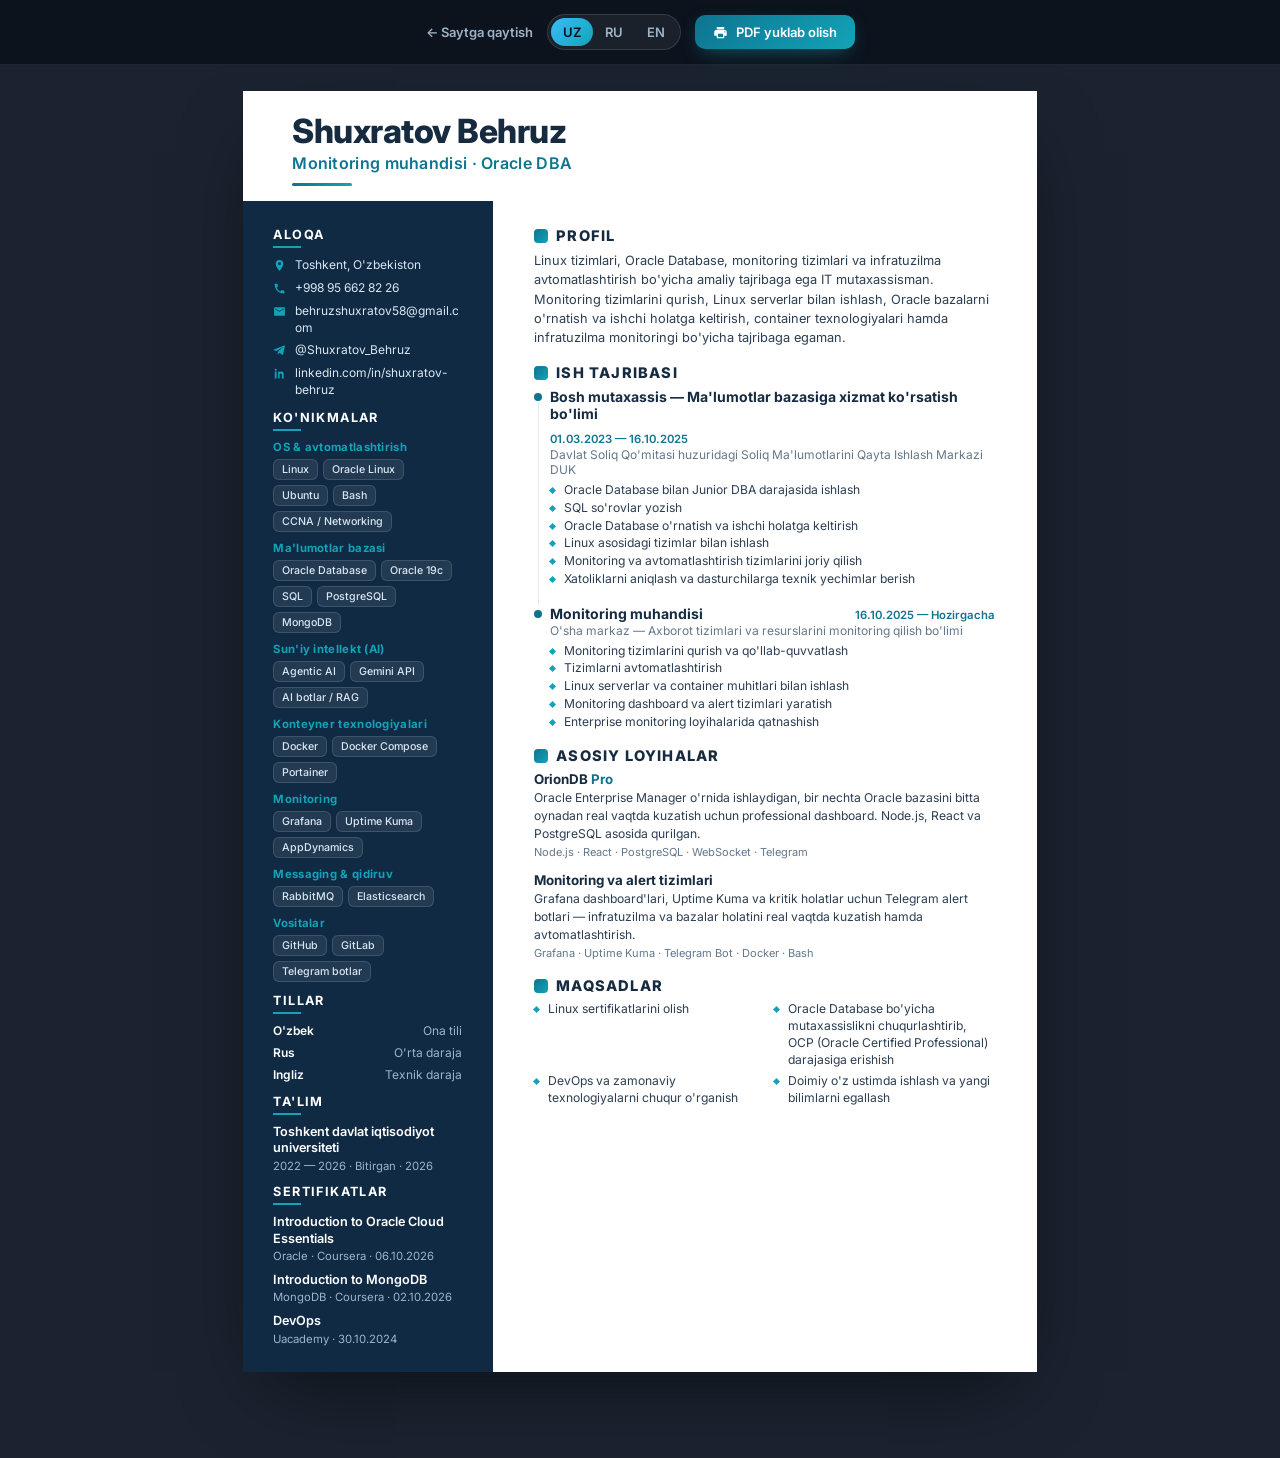
<file: resume.html>
<!DOCTYPE html>
<html lang="uz">
<head>
  <meta charset="UTF-8" />
  <meta name="viewport" content="width=device-width, initial-scale=1.0" />
  <title>Shuxratov Behruz — Resume</title>
  <link rel="icon" type="image/svg+xml" href="assets/favicon.svg" />
  <link rel="preconnect" href="https://fonts.googleapis.com" />
  <link rel="preconnect" href="https://fonts.gstatic.com" crossorigin />
  <link href="https://fonts.googleapis.com/css2?family=Inter:wght@400;500;600;700;800&display=swap" rel="stylesheet" />
  <link rel="stylesheet" href="css/resume.css" />
</head>
<body>
  <div class="toolbar">
    <a class="back" href="index.html">&larr; <span id="tb-back">Saytga qaytish</span></a>
    <div class="lang" id="tb-lang">
      <button data-lang="uz" class="active">UZ</button>
      <button data-lang="ru">RU</button>
      <button data-lang="en">EN</button>
    </div>
    <button class="dl" id="tb-print">
      <svg viewBox="0 0 24 24"><path fill="currentColor" d="M19 8H5c-1.66 0-3 1.34-3 3v6h4v4h12v-4h4v-6c0-1.66-1.34-3-3-3zm-3 11H8v-5h8v5zm3-7a1 1 0 1 1 0-2 1 1 0 0 1 0 2zM18 3H6v4h12V3z"/></svg>
      <span id="tb-print-label">PDF yuklab olish</span>
    </button>
  </div>

  <div class="sheet" id="sheet">
    <header class="r-header">
      <div class="r-name">Shuxratov Behruz</div>
      <div class="r-title" id="r-title">Monitoring muhandisi · Oracle DBA</div>
      <div class="r-rule"></div>
    </header>

    <div class="r-body">
      <aside class="r-side">
        <div class="s-block">
          <div class="s-head" id="h-contact">Aloqa</div>
          <div id="contact-list"></div>
        </div>
        <div class="s-block">
          <div class="s-head" id="h-skills">Ko'nikmalar</div>
          <div id="skills-list"></div>
        </div>
        <div class="s-block">
          <div class="s-head" id="h-langs">Tillar</div>
          <div id="langs-list"></div>
        </div>
        <div class="s-block">
          <div class="s-head" id="h-edu">Ta'lim</div>
          <div id="edu-list"></div>
        </div>
        <div class="s-block">
          <div class="s-head" id="h-cert">Sertifikatlar</div>
          <div id="cert-list"></div>
        </div>
      </aside>

      <main class="r-main">
        <div class="m-block">
          <div class="m-head" id="h-profile">Profil</div>
          <p class="m-summary" id="summary"></p>
        </div>
        <div class="m-block">
          <div class="m-head" id="h-exp">Ish tajribasi</div>
          <div id="exp-list"></div>
        </div>
        <div class="m-block">
          <div class="m-head" id="h-proj">Asosiy loyihalar</div>
          <div id="proj-list"></div>
        </div>
        <div class="m-block">
          <div class="m-head" id="h-goals">Maqsadlar</div>
          <ul class="r-goals" id="goals-main"></ul>
        </div>
      </main>
    </div>
  </div>

  <script src="js/i18n.js"></script>
  <script src="js/store.js"></script>
  <script src="js/resume.js"></script>
</body>
</html>
</file>
<file: css/service-pages.css>
:root{--bg:#05070e;--panel:#0c1220;--panel2:#10182a;--line:rgba(148,163,184,.17);--text:#edf5ff;--muted:#9aabc1;--cyan:#38bdf8;--cyan2:#67e8f9;--violet:#8b5cf6;--green:#34d399;--shadow:0 28px 80px rgba(0,0,0,.42)}
*{box-sizing:border-box}html{scroll-behavior:smooth}body{margin:0;background:radial-gradient(circle at 14% 4%,rgba(56,189,248,.12),transparent 28%),radial-gradient(circle at 88% 17%,rgba(139,92,246,.11),transparent 30%),var(--bg);color:var(--text);font-family:Inter,system-ui,sans-serif;line-height:1.65;overflow-x:hidden}body:before{content:"";position:fixed;inset:0;pointer-events:none;opacity:.18;background-image:linear-gradient(rgba(255,255,255,.04) 1px,transparent 1px),linear-gradient(90deg,rgba(255,255,255,.04) 1px,transparent 1px);background-size:42px 42px;mask-image:linear-gradient(to bottom,#000,transparent 76%)}a{color:inherit}.shell{width:min(1140px,calc(100% - 40px));margin:auto}.nav{position:sticky;top:0;z-index:20;background:rgba(5,7,14,.78);backdrop-filter:blur(18px);border-bottom:1px solid var(--line)}.nav-in{height:74px;display:flex;align-items:center;justify-content:space-between;gap:20px}.brand{display:flex;align-items:center;gap:11px;text-decoration:none;font-weight:850}.brand-dot{width:14px;height:14px;border:3px solid var(--cyan);border-radius:50%;box-shadow:0 0 18px var(--cyan)}.nav-links{display:flex;align-items:center;gap:24px}.nav-links a{text-decoration:none;color:var(--muted);font-size:14px;font-weight:700}.nav-links a:hover{color:#fff}.nav-cta,.btn{display:inline-flex;align-items:center;justify-content:center;gap:9px;min-height:48px;padding:0 20px;border-radius:13px;text-decoration:none;font-weight:850;transition:.25s}.nav-cta,.btn-primary{color:#041018;background:linear-gradient(135deg,var(--cyan2),var(--cyan));box-shadow:0 12px 30px rgba(56,189,248,.22)}.nav-cta:hover,.btn-primary:hover{transform:translateY(-2px);box-shadow:0 17px 38px rgba(56,189,248,.34)}.btn-ghost{border:1px solid var(--line);background:rgba(255,255,255,.035)}.btn-ghost:hover{border-color:rgba(103,232,249,.45);background:rgba(56,189,248,.08)}.hero{padding:94px 0 68px}.hero-grid{display:grid;grid-template-columns:minmax(0,1.18fr) minmax(310px,.82fr);gap:56px;align-items:center}.eyebrow{display:inline-flex;align-items:center;gap:9px;margin-bottom:18px;color:var(--cyan2);font:700 13px JetBrains Mono,monospace;letter-spacing:.12em;text-transform:uppercase}.eyebrow:before{content:"";width:32px;height:1px;background:var(--cyan)}h1{max-width:800px;margin:0;font-size:clamp(42px,6vw,76px);line-height:1.04;letter-spacing:-.055em}.gradient{background:linear-gradient(110deg,#fff 16%,var(--cyan2) 53%,#a78bfa);-webkit-background-clip:text;background-clip:text;color:transparent}.lead{max-width:700px;margin:24px 0 0;color:#b7c5d8;font-size:clamp(17px,2vw,20px)}.actions{display:flex;flex-wrap:wrap;gap:12px;margin-top:31px}.trust{display:flex;flex-wrap:wrap;gap:10px;margin-top:27px}.trust span{padding:7px 10px;border:1px solid var(--line);border-radius:999px;color:var(--muted);font-size:12px;background:rgba(255,255,255,.025)}.hero-card{position:relative;padding:28px;border:1px solid rgba(103,232,249,.2);border-radius:26px;background:linear-gradient(155deg,rgba(16,24,42,.95),rgba(7,12,23,.86));box-shadow:var(--shadow);overflow:hidden}.hero-card:before{content:"";position:absolute;width:190px;height:190px;right:-70px;top:-80px;border-radius:50%;background:var(--cyan);filter:blur(85px);opacity:.17}.hero-icon{width:64px;height:64px;display:grid;place-items:center;border-radius:19px;background:linear-gradient(145deg,rgba(56,189,248,.2),rgba(139,92,246,.14));font-size:30px;box-shadow:inset 0 0 0 1px rgba(255,255,255,.07)}.hero-card small{display:block;margin-top:26px;color:var(--muted)}.price{font-size:41px;font-weight:900;letter-spacing:-.05em}.price em{font-size:14px;color:var(--muted);font-style:normal;font-weight:600;letter-spacing:0}.hero-card ul{padding:0;margin:23px 0 0;list-style:none}.hero-card li{position:relative;padding:10px 0 10px 28px;border-top:1px solid var(--line);color:#c9d5e5;font-size:14px}.hero-card li:before{content:"✓";position:absolute;left:2px;color:var(--green);font-weight:900}.ticker{border-block:1px solid var(--line);overflow:hidden;background:rgba(255,255,255,.018)}.ticker-track{display:flex;width:max-content;animation:marquee 32s linear infinite}.ticker span{padding:17px 32px;color:#92a5bc;font:600 12px JetBrains Mono,monospace;letter-spacing:.08em;text-transform:uppercase}.ticker span:after{content:"◆";margin-left:64px;color:var(--cyan)}@keyframes marquee{to{transform:translateX(-50%)}}.section{padding:92px 0}.section-soft{background:linear-gradient(180deg,rgba(255,255,255,.018),rgba(255,255,255,.005));border-block:1px solid rgba(148,163,184,.08)}.section-head{max-width:720px;margin-bottom:36px}.kicker{color:var(--cyan2);font:700 13px JetBrains Mono,monospace;letter-spacing:.1em;text-transform:uppercase}.section h2{margin:9px 0 10px;font-size:clamp(30px,4vw,48px);line-height:1.13;letter-spacing:-.04em}.section-head p{margin:0;color:var(--muted)}.grid{display:grid;grid-template-columns:repeat(3,1fr);gap:16px}.card{position:relative;padding:26px;border:1px solid var(--line);border-radius:20px;background:linear-gradient(145deg,rgba(16,24,42,.8),rgba(9,14,26,.7));transition:.28s;overflow:hidden}.card:hover{transform:translateY(-5px);border-color:rgba(56,189,248,.38);box-shadow:0 22px 50px rgba(0,0,0,.32),0 0 28px rgba(56,189,248,.08)}.card-num{display:block;color:var(--cyan);font:700 12px JetBrains Mono,monospace}.card h3{margin:14px 0 9px;font-size:19px}.card p{margin:0;color:var(--muted);font-size:14px}.steps{display:grid;grid-template-columns:repeat(4,1fr);gap:0}.step{position:relative;padding:25px 22px;border-top:1px solid var(--line)}.step:before{content:"";position:absolute;top:-4px;left:22px;width:7px;height:7px;border-radius:50%;background:var(--cyan);box-shadow:0 0 14px var(--cyan)}.step b{display:block;margin-bottom:8px}.step span{color:var(--muted);font-size:14px}.stack{display:flex;flex-wrap:wrap;gap:10px}.stack span{padding:10px 13px;border:1px solid var(--line);border-radius:11px;background:rgba(255,255,255,.025);color:#c4d2e3;font:600 13px JetBrains Mono,monospace}.faq{display:grid;gap:12px}.faq details{border:1px solid var(--line);border-radius:16px;background:rgba(12,18,32,.76);padding:0 20px}.faq summary{cursor:pointer;list-style:none;padding:19px 36px 19px 0;font-weight:800;position:relative}.faq summary:after{content:"+";position:absolute;right:2px;color:var(--cyan);font-size:23px;top:13px}.faq details[open] summary:after{content:"−"}.faq p{margin:0 0 20px;color:var(--muted)}.cta{padding:46px;border:1px solid rgba(56,189,248,.26);border-radius:28px;background:radial-gradient(circle at 90% 20%,rgba(139,92,246,.18),transparent 36%),linear-gradient(135deg,rgba(56,189,248,.1),rgba(12,18,32,.82));display:flex;align-items:center;justify-content:space-between;gap:30px}.cta h2{margin:0 0 9px}.cta p{margin:0;color:var(--muted)}footer{padding:34px 0 45px;border-top:1px solid var(--line);color:var(--muted);font-size:13px}.footer-in{display:flex;justify-content:space-between;gap:20px}.crumb{padding-top:22px;color:var(--muted);font-size:13px}.crumb a{text-decoration:none;color:var(--cyan2)}
@media(max-width:850px){.hero-grid{grid-template-columns:1fr}.hero{padding-top:65px}.grid{grid-template-columns:1fr 1fr}.steps{grid-template-columns:1fr 1fr}.nav-links a:not(.nav-cta){display:none}.cta{align-items:flex-start;flex-direction:column}}
@media(max-width:560px){.shell{width:min(100% - 24px,1140px)}.nav-in{height:66px}.brand{font-size:14px}.nav-cta{min-height:40px;padding:0 13px;font-size:13px}.hero{padding:48px 0}.hero-grid{gap:32px}h1{font-size:40px}.grid,.steps{grid-template-columns:1fr}.section{padding:65px 0}.cta{padding:28px}.footer-in{flex-direction:column}.ticker span{padding-inline:20px}.ticker span:after{margin-left:40px}}
@media(prefers-reduced-motion:reduce){html{scroll-behavior:auto}.ticker-track{animation:none}.card,.btn,.nav-cta{transition:none}}
</file>
<file: css/resume.css>
/* ===== Professional A4 resume ===== */
:root {
  --navy: #102a44;
  --navy-2: #0c2138;
  --ink: #162a40;
  --body: #2c3e52;
  --muted: #64788c;
  --accent: #0e7490;
  --accent-2: #13a3b8;
  --side-text: #d9e6f2;
  --side-muted: #9db3c8;
  --line: #e3eaf1;
}

* { box-sizing: border-box; margin: 0; padding: 0; }

body {
  font-family: "Inter", system-ui, -apple-system, "Segoe UI", sans-serif;
  background: #1b2330;
  color: var(--body);
  -webkit-font-smoothing: antialiased;
  padding: 0 0 60px;
}

/* ---- toolbar (screen only) ---- */
.toolbar {
  position: sticky; top: 0; z-index: 10;
  display: flex; align-items: center; justify-content: center; gap: 14px;
  padding: 14px; background: rgba(12,18,28,.9); backdrop-filter: blur(10px);
  border-bottom: 1px solid rgba(255,255,255,.08);
}
.toolbar a, .toolbar .lang button, .toolbar .dl {
  font: 600 13px "Inter", sans-serif; cursor: pointer;
}
.toolbar .back { color: #9db3c8; text-decoration: none; }
.toolbar .back:hover { color: #fff; }
.toolbar .lang { display: flex; background: rgba(255,255,255,.06); border: 1px solid rgba(255,255,255,.12); border-radius: 999px; padding: 3px; }
.toolbar .lang button { border: none; background: none; color: #9db3c8; padding: 6px 12px; border-radius: 999px; transition: .2s; }
.toolbar .lang button.active { color: #04121e; background: linear-gradient(135deg, #38bdf8, #13a3b8); }
.toolbar .dl {
  border: none; color: #fff; background: linear-gradient(135deg, var(--accent), var(--accent-2));
  padding: 9px 18px; border-radius: 10px; display: inline-flex; align-items: center; gap: 8px;
  box-shadow: 0 6px 20px -8px rgba(19,163,184,.7);
}
.toolbar .dl:hover { transform: translateY(-1px); }
.toolbar .dl svg { width: 15px; height: 15px; }

/* ---- A4 sheet ---- */
.sheet {
  width: 210mm; min-height: 297mm; margin: 26px auto; background: #fff;
  display: flex; flex-direction: column;
  box-shadow: 0 30px 80px -30px rgba(0,0,0,.7);
  overflow: hidden;
}

/* header */
.r-header { padding: 6mm 13mm 4mm; }
.r-name { font-size: 25pt; font-weight: 800; letter-spacing: -.5px; color: var(--ink); line-height: 1.02; }
.r-title { font-size: 12pt; font-weight: 600; color: var(--accent); margin-top: 5px; letter-spacing: .3px; }
.r-rule { height: 3px; width: 60px; background: linear-gradient(90deg, var(--accent), var(--accent-2)); border-radius: 3px; margin-top: 10px; }

/* body grid */
.r-body { display: grid; grid-template-columns: 66mm 1fr; flex: 1; }

/* sidebar */
.r-side { background: var(--navy); color: var(--side-text); padding: 7mm 8mm; }
.r-side .s-block { margin-bottom: 3mm; }
.r-side .s-block:last-child { margin-bottom: 0; }
.s-head {
  font-size: 9.5pt; font-weight: 700; text-transform: uppercase; letter-spacing: 1.4px;
  color: #fff; margin-bottom: 9px; padding-bottom: 6px; position: relative;
}
.s-head::after { content: ""; position: absolute; left: 0; bottom: 0; width: 28px; height: 2px; background: var(--accent-2); }

.contact-item { display: flex; align-items: flex-start; gap: 9px; margin-bottom: 6px; font-size: 9pt; line-height: 1.4; }
.contact-item a { color: var(--side-text); text-decoration: none; word-break: break-word; }
.contact-item svg { width: 13px; height: 13px; flex: none; margin-top: 2px; color: var(--accent-2); fill: var(--accent-2); }

.skill-cat { font-size: 8.5pt; font-weight: 700; color: var(--accent-2); margin: 9px 0 5px; letter-spacing: .3px; }
.skill-cat:first-child { margin-top: 0; }
.pills { display: flex; flex-wrap: wrap; gap: 5px; }
.pill {
  font-size: 8pt; font-weight: 500; color: var(--side-text);
  background: rgba(255,255,255,.08); border: 1px solid rgba(255,255,255,.13);
  border-radius: 6px; padding: 3px 8px;
}

.lang-line { display: flex; justify-content: space-between; gap: 8px; font-size: 9pt; margin-bottom: 7px; }
.lang-line b { font-weight: 600; color: #fff; }
.lang-line span { color: var(--side-muted); }

.edu-item, .cert-item { margin-bottom: 9px; }
.edu-item:last-child, .cert-item:last-child { margin-bottom: 0; }
.edu-name, .cert-name { font-size: 9.5pt; font-weight: 600; color: #fff; line-height: 1.3; }
.edu-sub, .cert-sub { font-size: 8.5pt; color: var(--side-muted); margin-top: 2px; }

/* main */
.r-main { padding: 7mm 11mm; }
.m-block { margin-bottom: 4.5mm; }
.m-block:last-child { margin-bottom: 0; }
.m-head {
  font-size: 11pt; font-weight: 800; text-transform: uppercase; letter-spacing: 1.2px;
  color: var(--ink); margin-bottom: 6px; display: flex; align-items: center; gap: 8px;
}
.m-head::before { content: ""; width: 14px; height: 14px; border-radius: 4px; background: linear-gradient(135deg, var(--accent), var(--accent-2)); flex: none; }
.m-summary { font-size: 9.6pt; line-height: 1.5; color: var(--body); }

.job { position: relative; padding-left: 16px; margin-bottom: 4.5mm; }
.job:last-child { margin-bottom: 0; }
.job::before { content: ""; position: absolute; left: 0; top: 5px; width: 8px; height: 8px; border-radius: 50%; background: var(--accent); }
.job::after { content: ""; position: absolute; left: 3.5px; top: 14px; bottom: -4.5mm; width: 1.5px; background: var(--line); }
.job:last-child::after { display: none; }
.job-top { display: flex; justify-content: space-between; align-items: baseline; gap: 10px; flex-wrap: wrap; }
.job-role { font-size: 10.5pt; font-weight: 700; color: var(--ink); }
.job-period { font-size: 8.5pt; font-weight: 600; color: var(--accent); white-space: nowrap; }
.job-org { font-size: 9pt; color: var(--muted); margin-top: 1px; }
.job-bullets { list-style: none; margin-top: 5px; }
.job-bullets li { position: relative; padding-left: 14px; font-size: 9.1pt; line-height: 1.38; color: var(--body); margin-bottom: 1px; }
.job-bullets li::before { content: ""; position: absolute; left: 0; top: 6px; width: 5px; height: 5px; transform: rotate(45deg); background: var(--accent-2); }

.proj { margin-bottom: 3.5mm; }
.proj:last-child { margin-bottom: 0; }
.proj-name { font-size: 10pt; font-weight: 700; color: var(--ink); }
.proj-name span { color: var(--accent); }
.proj-desc { font-size: 9.1pt; line-height: 1.45; color: var(--body); margin-top: 2px; }
.proj-tags { font-size: 8.3pt; color: var(--muted); margin-top: 3px; }

.r-goals { list-style: none; display: grid; grid-template-columns: 1fr 1fr; gap: 4px 18px; }
.r-goals li { position: relative; padding-left: 14px; font-size: 9.1pt; line-height: 1.4; color: var(--body); }
.r-goals li::before { content: ""; position: absolute; left: 0; top: 6px; width: 5px; height: 5px; transform: rotate(45deg); background: var(--accent-2); }

/* ---- print ---- */
@media print {
  body { background: #fff; padding: 0; }
  .toolbar { display: none !important; }
  .sheet { width: 100%; min-height: 0; margin: 0; box-shadow: none; }
  @page { size: A4; margin: 0; }
  * { -webkit-print-color-adjust: exact !important; print-color-adjust: exact !important; }
  .job::after { bottom: -6mm; }
}
</file>
